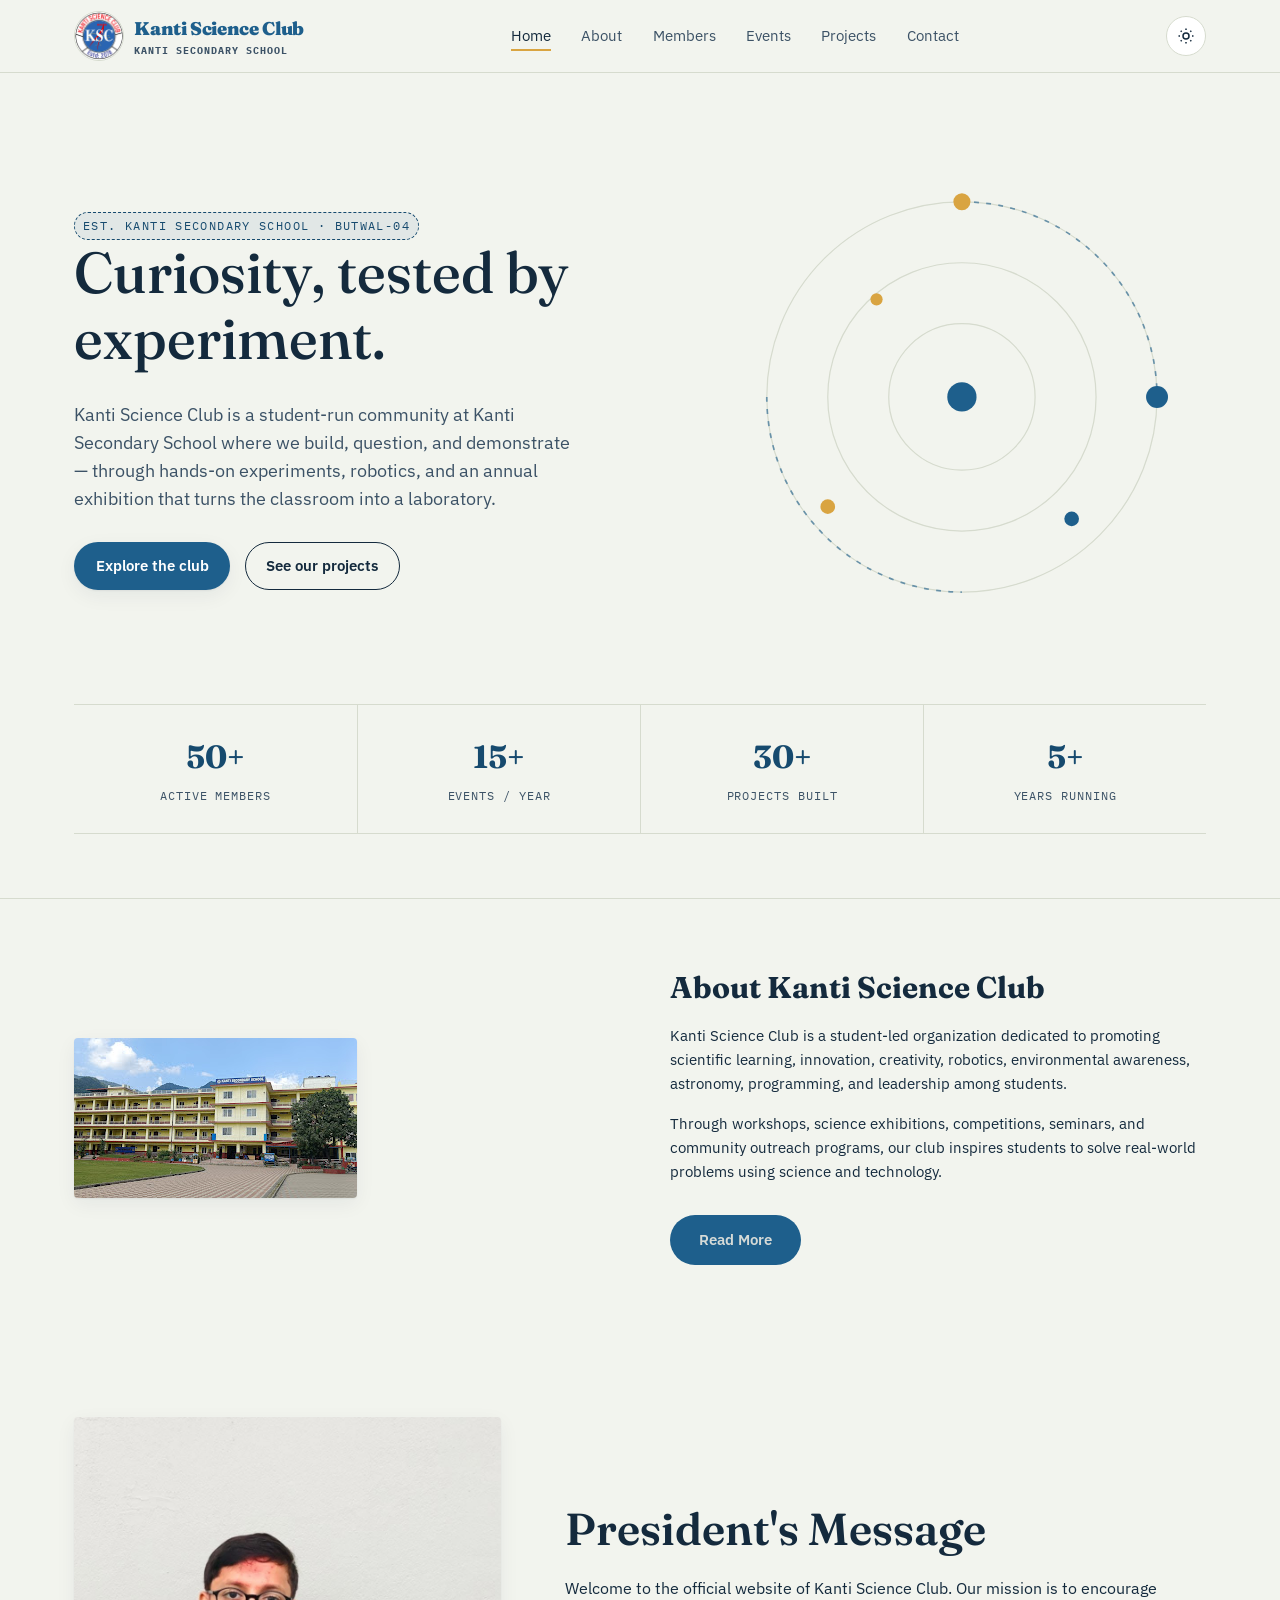
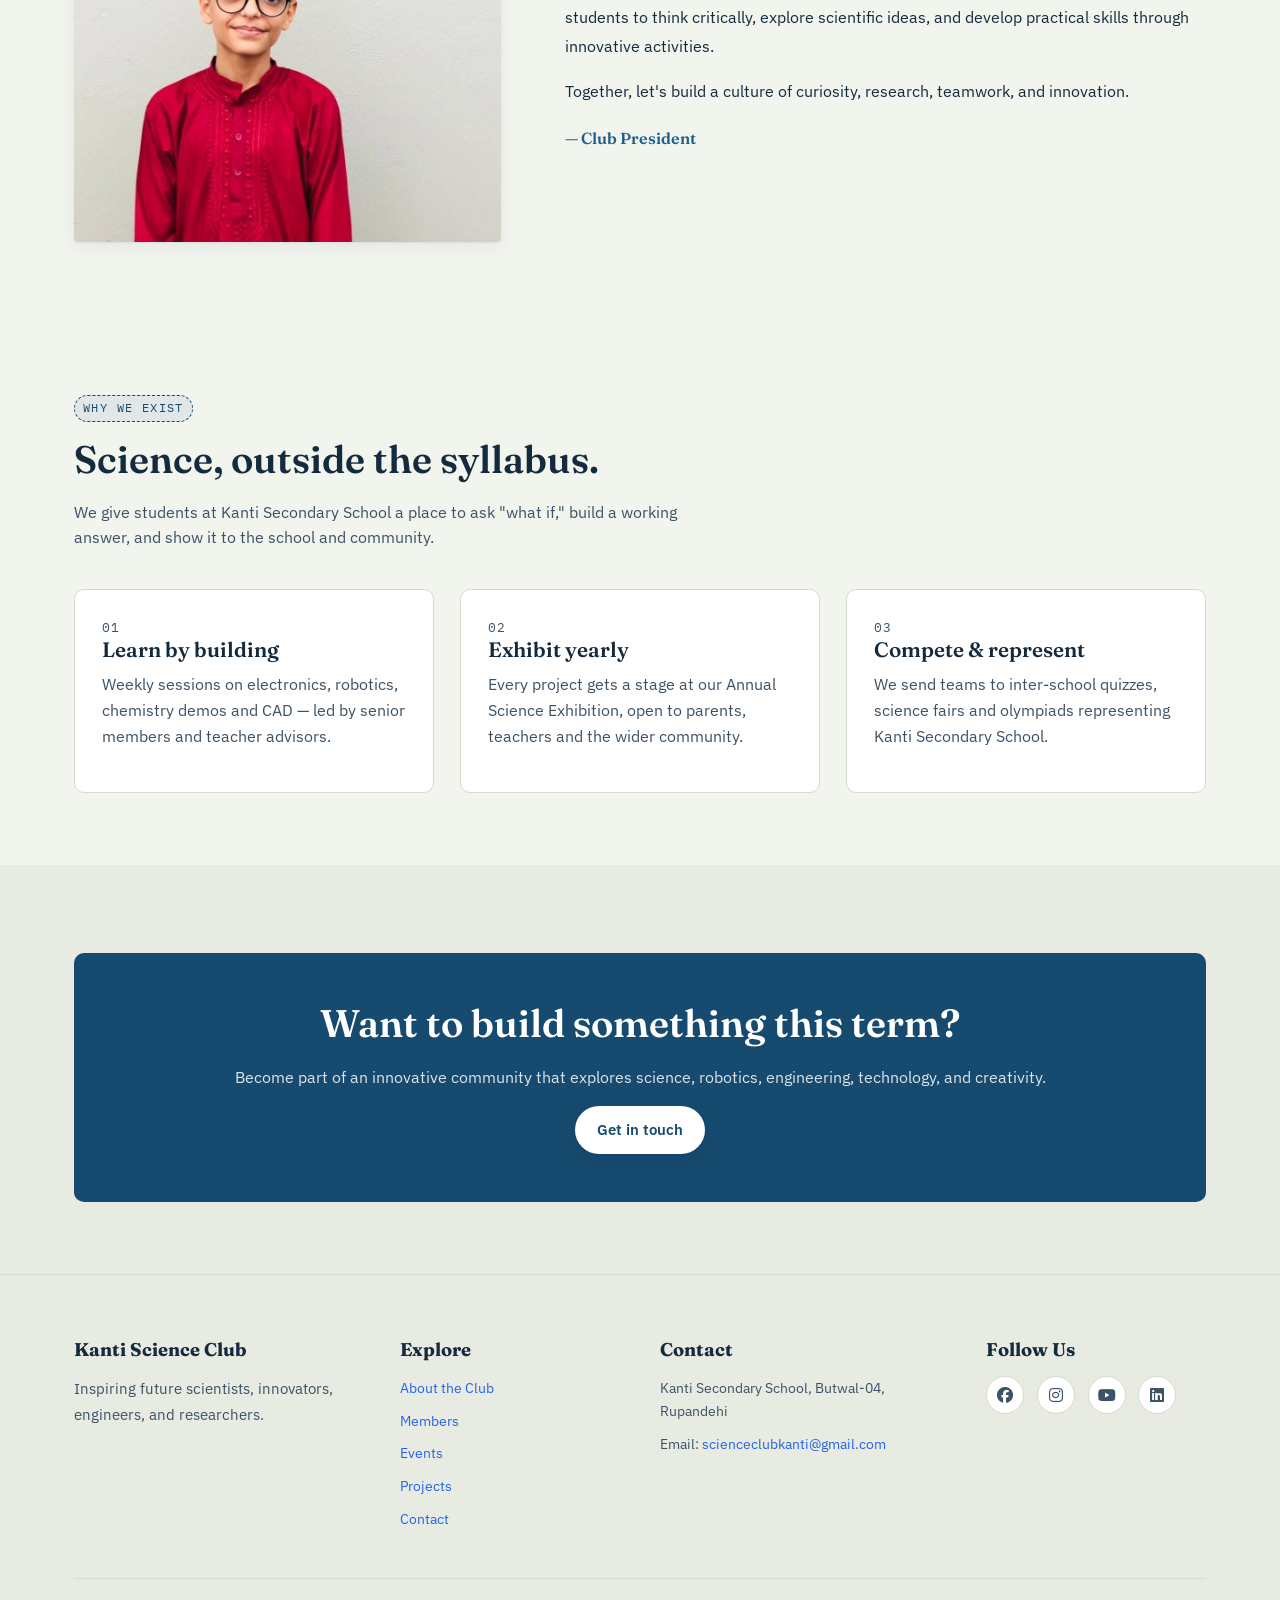
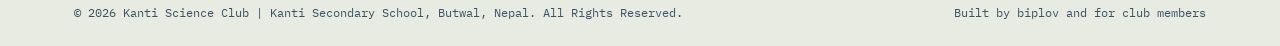
<file: index.html>
<!DOCTYPE html>
<html lang="en">
<head>
<meta charset="UTF-8">
<meta name="viewport" content="width=device-width, initial-scale=1.0">
<title>Kanti Science Club — Kanti Secondary School, Butwal</title>
<meta name="description" content="Kanti Science Club at Kanti Secondary School, Butwal-04, Rupandehi — nurturing curiosity through experiments, projects and exhibitions.">
<link rel="preconnect" href="https://fonts.googleapis.com">
<link rel="preconnect" href="https://fonts.gstatic.com" crossorigin>
<link href="https://fonts.googleapis.com/css2?family=Fraunces:opsz,wght@9..144,400..600&family=IBM+Plex+Sans:wght@400;500;600;700&family=IBM+Plex+Mono:wght@400;500&display=swap" rel="stylesheet">
<link rel="stylesheet" href="assets/css/style.css">
<link rel="stylesheet" href="https://cdnjs.cloudflare.com/ajax/libs/font-awesome/6.5.0/css/all.min.css">
<link rel="icon" href="assets/images/logo.png">

</head>
<body>

<header class="site-header" id="siteHeader">
  <nav class="nav">
    <a href="./" class="brand">
      <img src="assets/images/logo.png" alt="Kanti Science Club logo" class="brand-mark">
      <span>
        Kanti Science Club
        <small>Kanti Secondary School</small>
      </span>
    </a>
    <ul class="nav-links">
      <li><a href="./" aria-current="page">Home</a></li>
      <li><a href="about/">About</a></li>
      <li><a href="members/">Members</a></li>
      <li><a href="events/">Events</a></li>
      <li><a href="projects/">Projects</a></li>
      <li><a href="contact/">Contact</a></li>
    </ul>
    <div class="nav-actions">
      <button class="theme-toggle" id="themeToggle" aria-label="Toggle dark mode">
        <svg class="icon-sun" viewBox="0 0 24 24" fill="none" stroke="currentColor" stroke-width="2"><circle cx="12" cy="12" r="4"/><path d="M12 2v2M12 20v2M4.9 4.9l1.4 1.4M17.7 17.7l1.4 1.4M2 12h2M20 12h2M4.9 19.1l1.4-1.4M17.7 6.3l1.4-1.4"/></svg>
        <svg class="icon-moon" viewBox="0 0 24 24" fill="none" stroke="currentColor" stroke-width="2"><path d="M21 12.8A9 9 0 1111.2 3a7 7 0 009.8 9.8z"/></svg>
      </button>
      <!-- <a href="contact.html" class="btn btn-outline btn-sm">Join the Club</a> -->
    </div>
    <button class="nav-toggle" id="navToggle" aria-label="Open menu" aria-expanded="false">
      <span></span><span></span><span></span>
    </button>
  </nav>
</header>

<main>

  <!-- HERO -->
  <section class="hero">
    <div class="container hero-grid">
      <div class="hero-copy">
        <span class="index-tag">Est. Kanti Secondary School · Butwal-04</span>
        <h1>Curiosity, tested by experiment.</h1>
        <p class="lead">Kanti Science Club is a student-run community at Kanti Secondary School where we build, question, and demonstrate — through hands-on experiments, robotics, and an annual exhibition that turns the classroom into a laboratory.</p>
        <div class="hero-actions">
          <a href="about/" class="btn btn-primary">Explore the club</a>
          <a href="projects/" class="btn btn-outline">See our projects</a>
        </div>
      </div>
      <div class="hero-figure" aria-hidden="true">
        <svg class="orbit-svg" viewBox="0 0 400 400">
          <circle class="ring" cx="200" cy="200" r="160"/>
          <circle class="ring" cx="200" cy="200" r="110"/>
          <circle class="ring" cx="200" cy="200" r="60"/>
          <path class="path" d="M200 40 A160 160 0 0 1 360 200"/>
          <path class="path" d="M40 200 A160 160 0 0 0 200 360"/>
          <circle class="node" cx="200" cy="40" r="7"/>
          <circle class="node alt" cx="360" cy="200" r="9"/>
          <circle class="node" cx="90" cy="290" r="6"/>
          <circle class="node alt" cx="200" cy="200" r="12"/>
          <circle class="node" cx="130" cy="120" r="5"/>
          <circle class="node alt" cx="290" cy="300" r="6"/>
        </svg>
      </div>
    </div>

    <div class="container">
      <div class="stat-strip">
        <div class="stat"><b>50+</b><span>Active Members</span></div>
        <div class="stat"><b>15+</b><span>Events / Year</span></div>
        <div class="stat"><b>30+</b><span>Projects Built</span></div>
        <div class="stat"><b>5+</b><span>Years Running</span></div>
      </div>
    </div>
  </section>

  <!--================ ABOUT =================-->

    <section class="about section">

        <div class="container about-grid">

            <div class="about-image">

                <!-- <img src="images/about.jpg" alt="About"> -->
                 <img src="assets/images/building.png" alt="About">

            </div>

            <div class="about-content">

                <h2>About Kanti Science Club</h2>

                <p>

                    Kanti Science Club is a student-led organization dedicated to
                    promoting scientific learning, innovation, creativity,
                    robotics, environmental awareness, astronomy, programming,
                    and leadership among students.

                </p>

                <p>

                    Through workshops, science exhibitions, competitions,
                    seminars, and community outreach programs, our club inspires
                    students to solve real-world problems using science and
                    technology.

                </p>

                <a href="about/" class="btn">
                    Read More
                </a>

            </div>

        </div>

    </section>

    <!--================ PRESIDENT =================-->
    <section class="president section">
        <div class="container president-grid">
            <div>
                <img src="assets/images/members/president.jpg" alt="President">
            </div>
            <div>
                <h2>President's Message</h2>
                <p>
                    Welcome to the official website of Kanti Science Club.
                    Our mission is to encourage students to think critically,
                    explore scientific ideas, and develop practical skills
                    through innovative activities.
                </p>
                <p>
                    Together, let's build a culture of curiosity, research,
                    teamwork, and innovation.
                </p>
                <h4>
                    — Club President
                </h4>
            </div>
        </div>
    </section>

  <!-- WHY / FEATURES -->
  <section>
    <div class="container">
      <div class="section-head">
        <span class="tag">Why we exist</span>
        <h2>Science, outside the syllabus.</h2>
        <p>We give students at Kanti Secondary School a place to ask "what if," build a working answer, and show it to the school and community.</p>
      </div>
      <div class="grid grid-3">
        <div class="card feature-card">
          <div class="num">01</div>
          <h3>Learn by building</h3>
          <p>Weekly sessions on electronics, robotics, chemistry demos and CAD — led by senior members and teacher advisors.</p>
        </div>
        <div class="card feature-card">
          <div class="num">02</div>
          <h3>Exhibit yearly</h3>
          <p>Every project gets a stage at our Annual Science Exhibition, open to parents, teachers and the wider community.</p>
        </div>
        <div class="card feature-card">
          <div class="num">03</div>
          <h3>Compete & represent</h3>
          <p>We send teams to inter-school quizzes, science fairs and olympiads representing Kanti Secondary School.</p>
        </div>
      </div>
    </div>
  </section>

  <!-- CTA -->
  <section class="section-alt">
    <div class="container">
      <div class="cta-band">
        <h2>Want to build something this term?</h2>
        <p>Become part of an innovative community that explores science, robotics, engineering, technology, and creativity.</p>
        <a href="contact/" class="btn btn-primary">Get in touch</a>
      </div>
    </div>
  </section>

</main>

<footer class="site-footer">
  <div class="container">
    <div class="footer-grid">
      <div>
        <h4>Kanti Science Club</h4>
        <p>Inspiring future scientists, innovators, engineers, and researchers.</p>
      </div>
      <div class="explore-links">
        <h4>Explore</h4>
        <ul>
          <li><a href="about/">About the Club</a></li>
          <li><a href="members/">Members</a></li>
          <li><a href="events/">Events</a></li>
          <li><a href="projects/">Projects</a></li>
          <li><a href="contact/">Contact</a></li>
        </ul>
      </div>
      <div>
        <h4>Contact</h4>
        <ul>
          <li>Kanti Secondary School, Butwal-04, Rupandehi</li>
          
          <li>
              Email:
              <a href="mailto:scienceclubkanti@gmail.com">
                  scienceclubkanti@gmail.com
              </a>
            </li>

        </ul>
      </div>
      <div>
                <h3>Follow Us</h3>
                <div class="socials">
                    <a href="#"><i class="fab fa-facebook"></i></a>
                    <a href="#"><i class="fab fa-instagram"></i></a>
                    <a href="#"><i class="fab fa-youtube"></i></a>
                    <a href="#"><i class="fab fa-linkedin"></i></a>
                </div>

            </div>
    </div>
    <div class="footer-bottom">
      <span>© <span id="footerYear"></span> Kanti Science Club | Kanti Secondary School, Butwal, Nepal. All Rights Reserved.</span>
      <span>Built by <a href="https://github.com/biplovghimire" target="_blank" rel="noopener">biplov </a>and for club members</span>
    </div>
  </div>
</footer>

<script src="assets/js/main.js"></script>
</body>
</html>
</file>
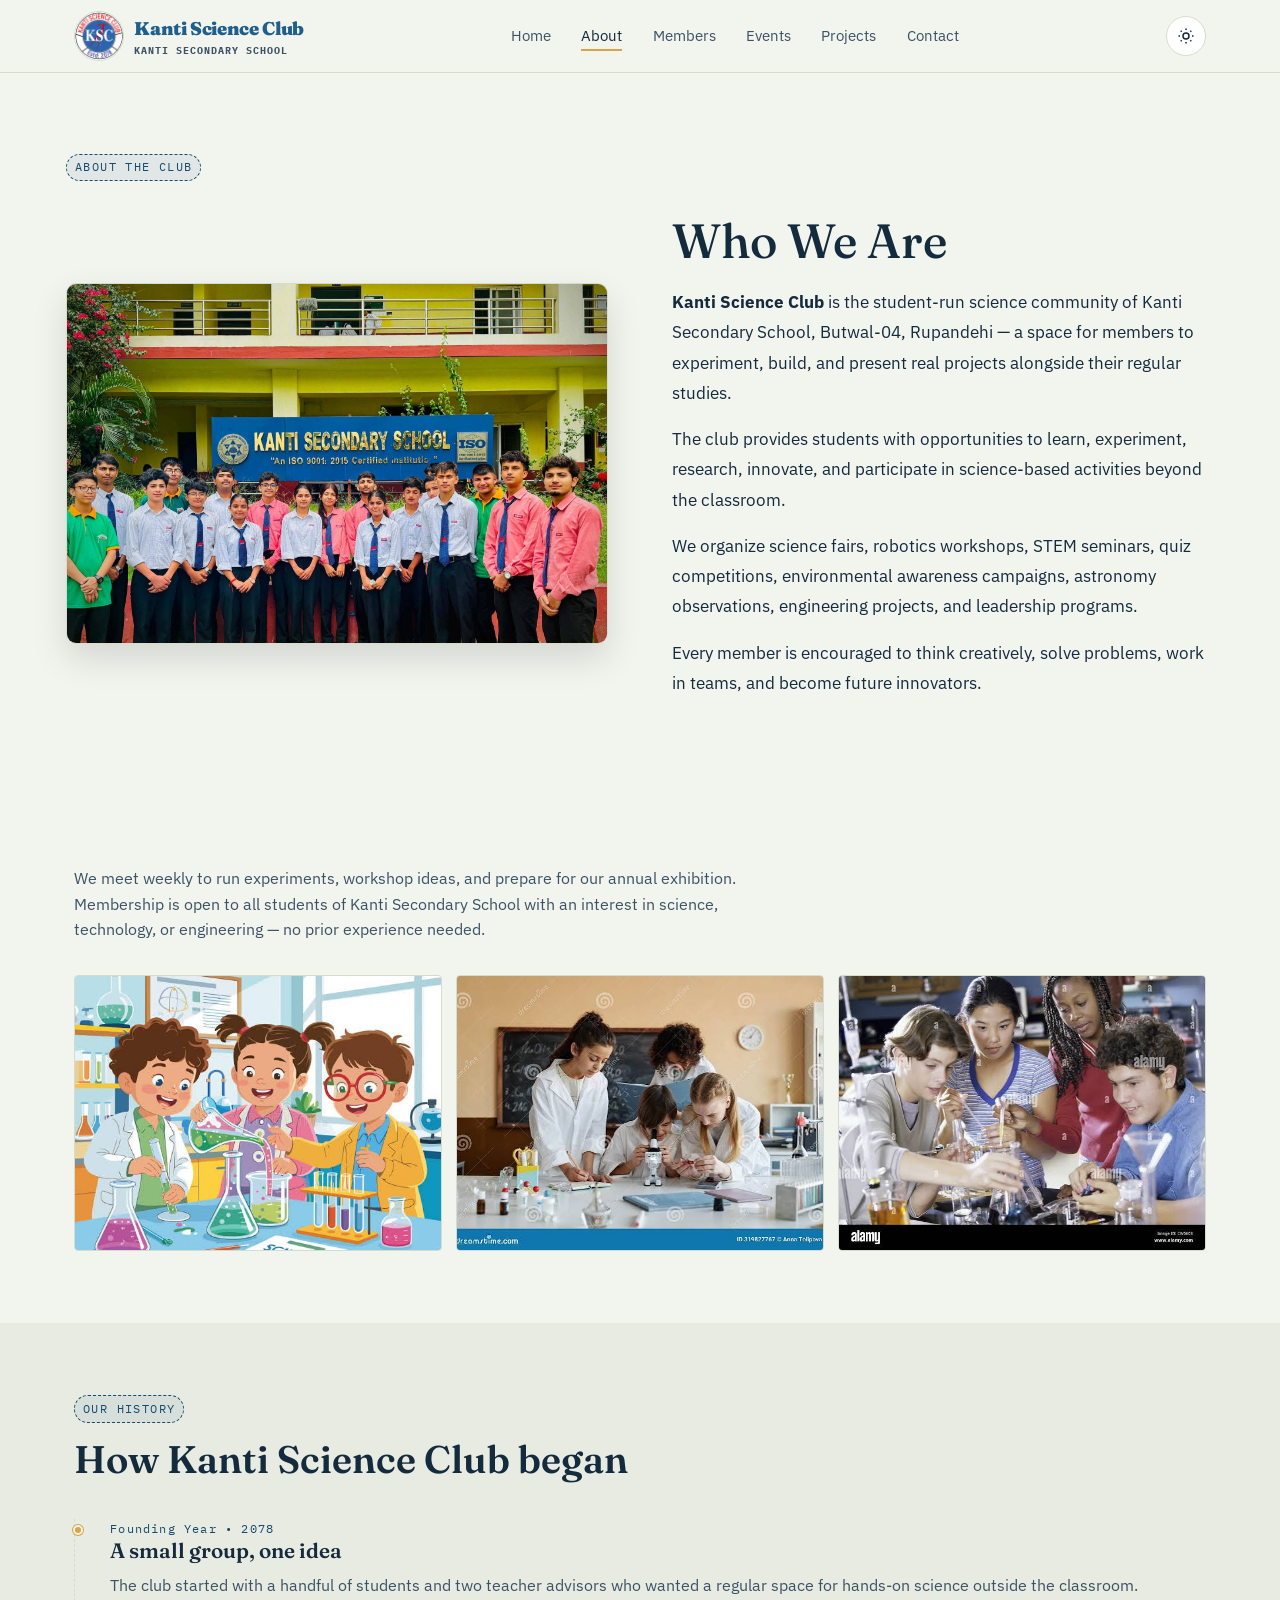
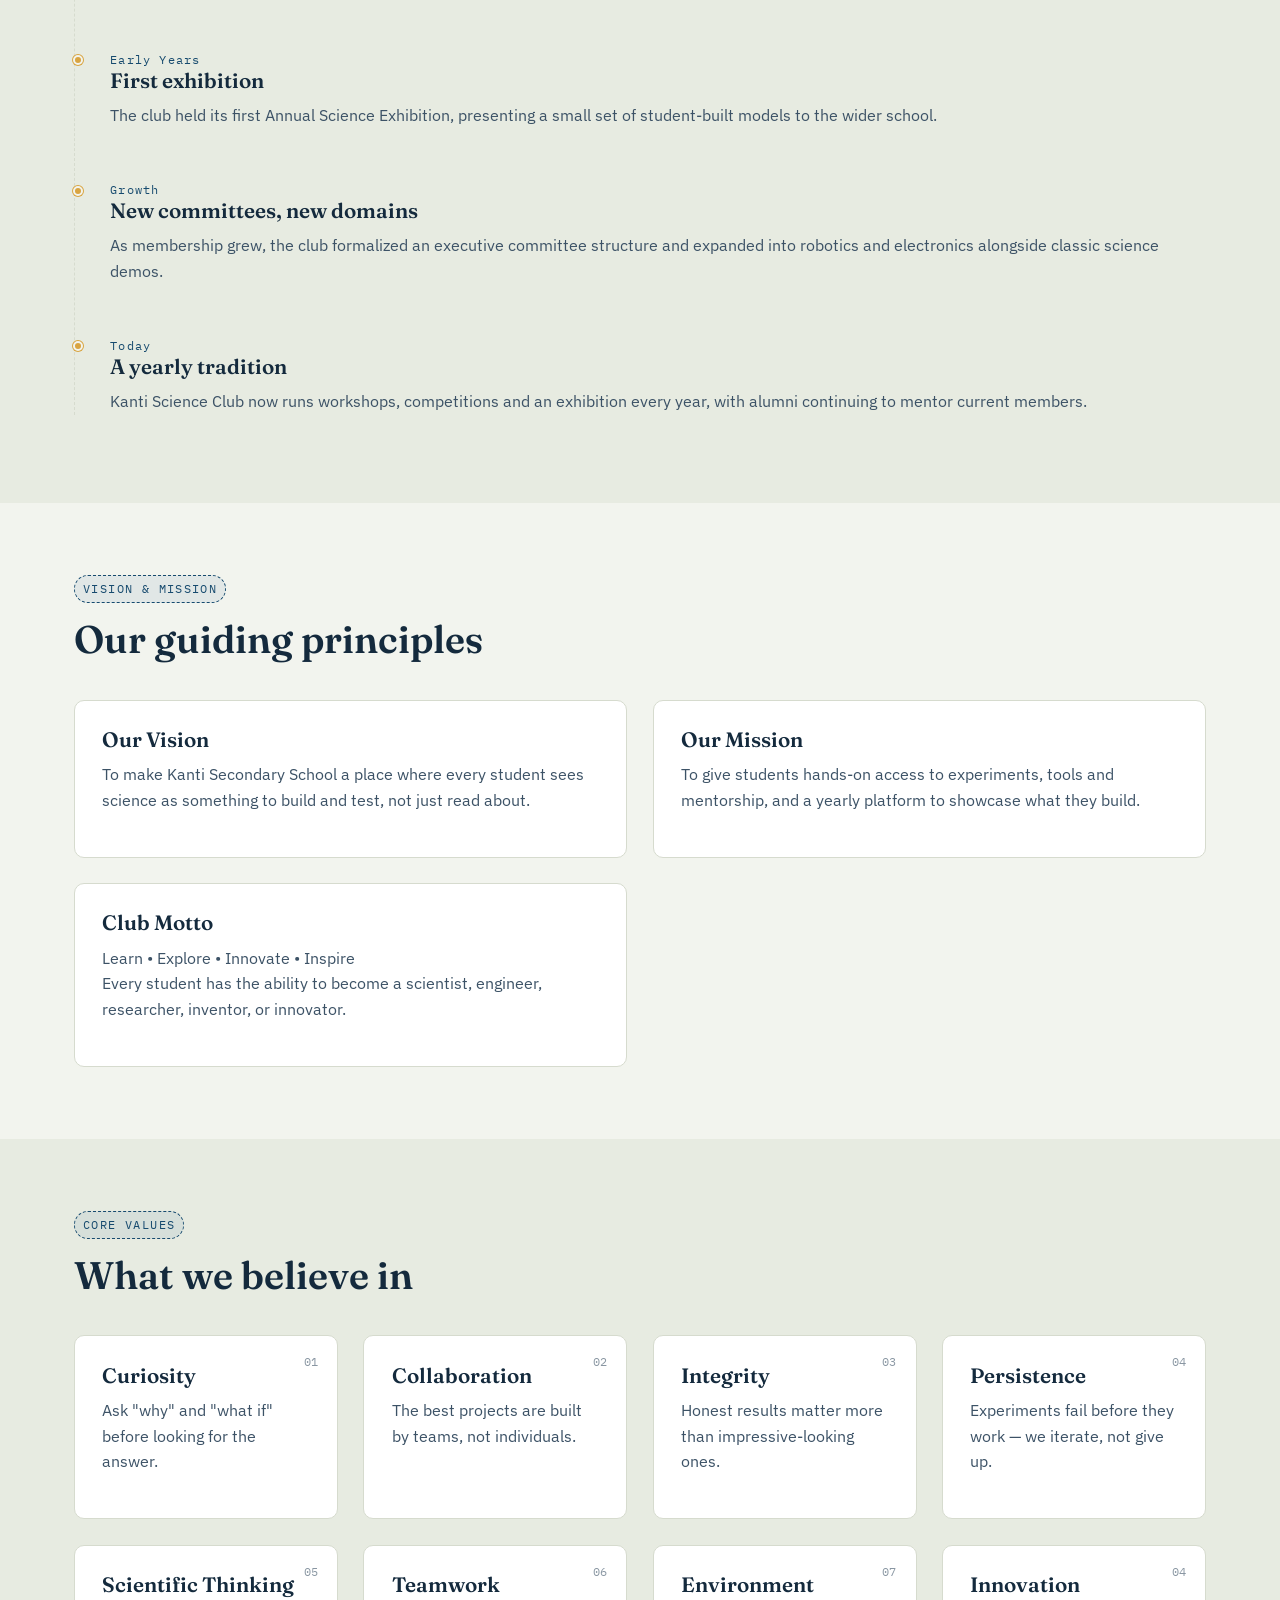
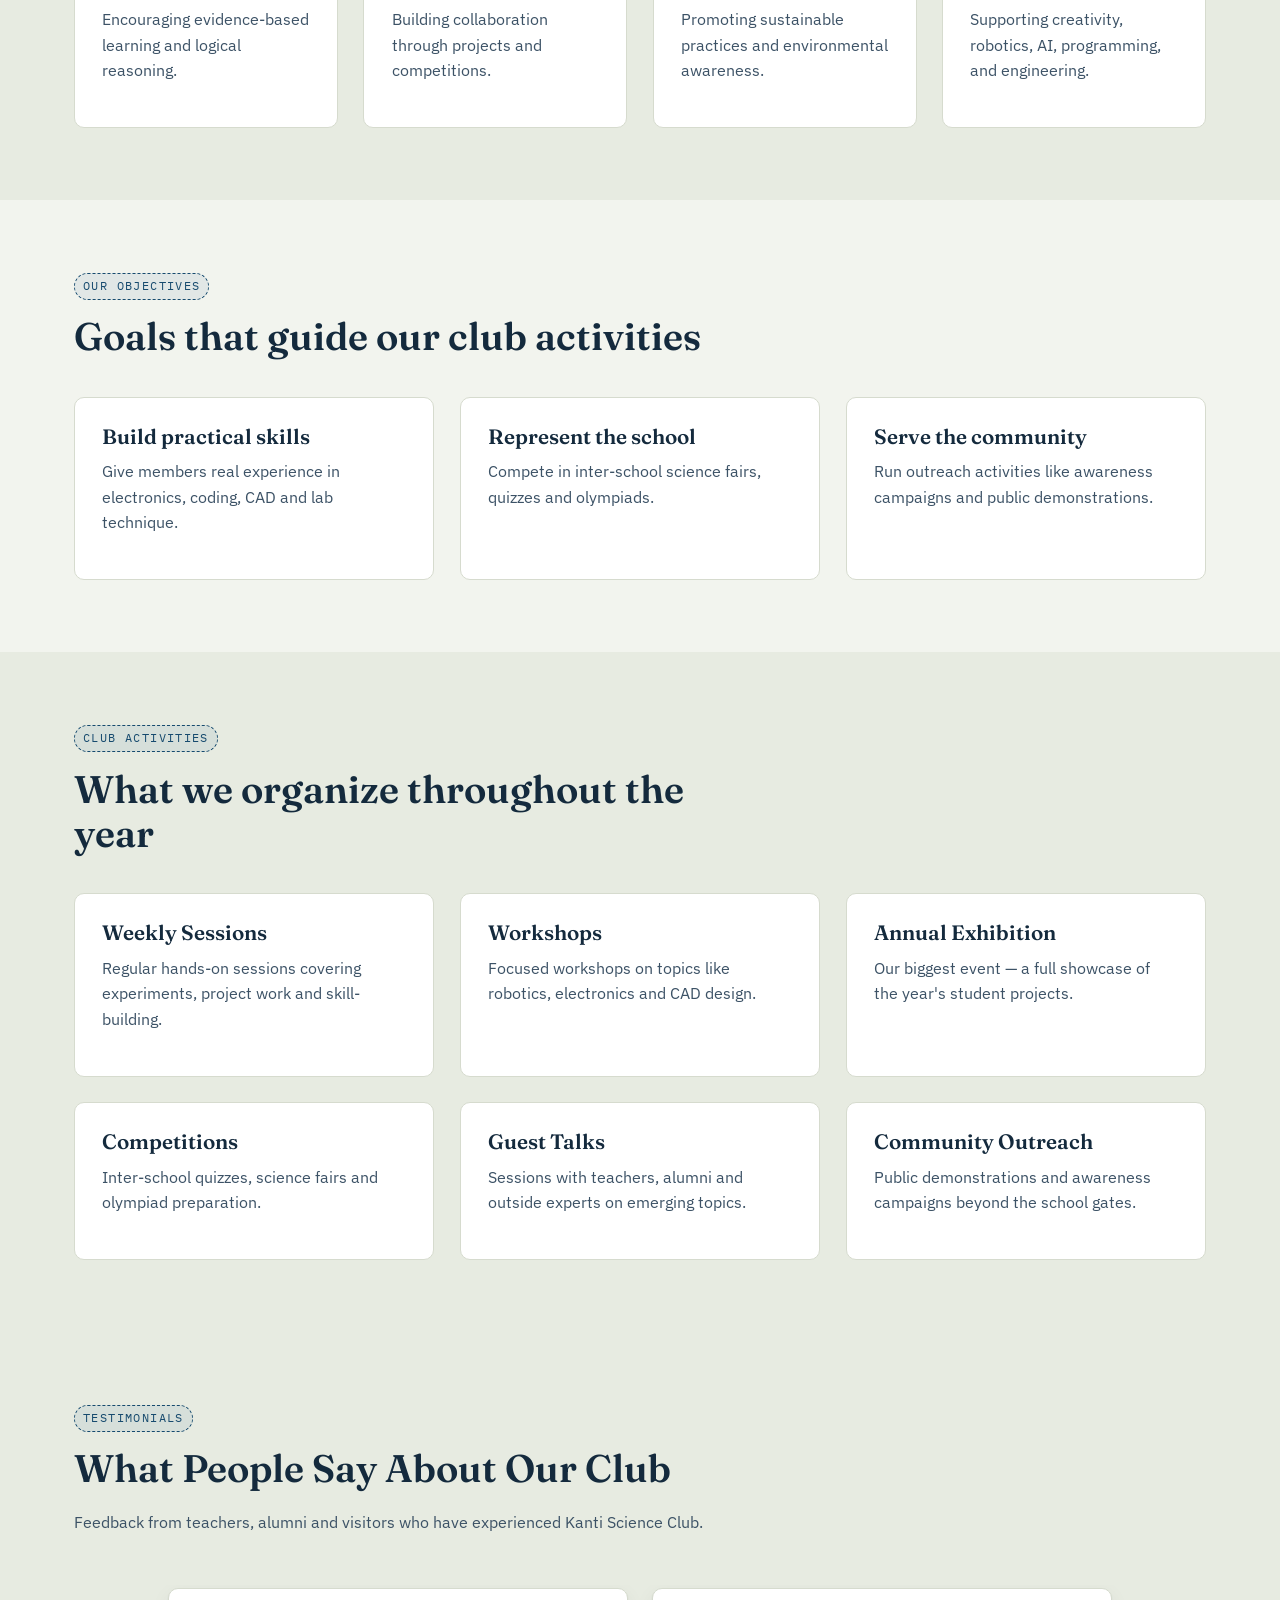
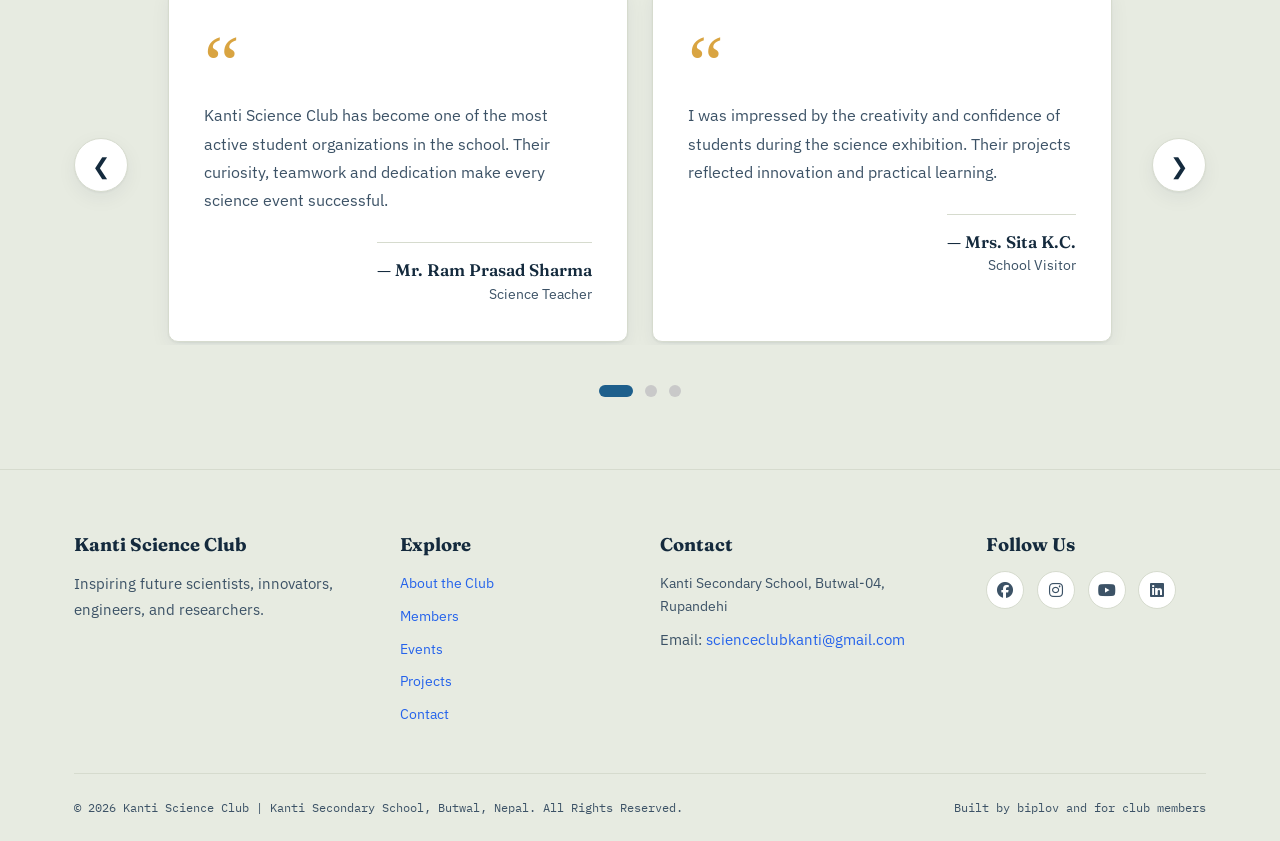
<file: about/index.html>
<!DOCTYPE html>
<html lang="en">
<head>
<meta charset="UTF-8">
<meta name="viewport" content="width=device-width, initial-scale=1.0">
<title>About — Kanti Science Club</title>
<meta name="description" content="Our history, vision, mission, core values, objectives and activities at Kanti Science Club, Kanti Secondary School.">
<link rel="preconnect" href="https://fonts.googleapis.com">
<link rel="preconnect" href="https://fonts.gstatic.com" crossorigin>
<link href="https://fonts.googleapis.com/css2?family=Fraunces:opsz,wght@9..144,400..600&family=IBM+Plex+Sans:wght@400;500;600;700&family=IBM+Plex+Mono:wght@400;500&display=swap" rel="stylesheet">
<link rel="stylesheet" href="../assets/css/style.css">
<link rel="stylesheet" href="https://cdnjs.cloudflare.com/ajax/libs/font-awesome/6.5.0/css/all.min.css">
<link rel="icon" href="../assets/images/logo.png">
</head>
<body>

<header class="site-header" id="siteHeader">
  <nav class="nav">
    <a href="../" class="brand">
      <img src="../assets/images/logo.png" alt="Kanti Science Club logo" class="brand-mark">
      <span>Kanti Science Club<small>Kanti Secondary School</small></span>
    </a>
      <ul class="nav-links">
        <li><a href="../">Home</a></li>
        <li><a href="./" aria-current="page">About</a></li>
        <li><a href="../members/">Members</a></li>
        <li><a href="../events/">Events</a></li>
        <li><a href="../projects/">Projects</a></li>
        <li><a href="../contact/">Contact</a></li>
      </ul>
    <div class="nav-actions">
      <button class="theme-toggle" id="themeToggle" aria-label="Toggle dark mode">
        <svg class="icon-sun" viewBox="0 0 24 24" fill="none" stroke="currentColor" stroke-width="2"><circle cx="12" cy="12" r="4"/><path d="M12 2v2M12 20v2M4.9 4.9l1.4 1.4M17.7 17.7l1.4 1.4M2 12h2M20 12h2M4.9 19.1l1.4-1.4M17.7 6.3l1.4-1.4"/></svg>
        <svg class="icon-moon" viewBox="0 0 24 24" fill="none" stroke="currentColor" stroke-width="2"><path d="M21 12.8A9 9 0 1111.2 3a7 7 0 009.8 9.8z"/></svg>
      </button>
      <!-- <a href="contact.html" class="btn btn-outline btn-sm">Join the Club</a> -->
    </div>
    <button class="nav-toggle" id="navToggle" aria-label="Open menu" aria-expanded="false">
      <span></span><span></span><span></span>
    </button>
  </nav>
</header>

<main>

  <!-- <div class="page-header container">
    <span class="tag">About the club</span>
    <h1>Who We Are</h1>
    <p class="lead">
      </p>Kanti Science Club is the student-run science community of Kanti Secondary School, Butwal-04, Rupandehi — a space for members to experiment, build, and present real projects alongside their regular studies.</p>

      <p>The club provides students with opportunities to learn, experiment, research, innovate, and participate in science-based activities beyond the classroom.</p>

      <p>We organize science fairs, robotics workshops, STEM seminars, quiz competitions, environmental awareness campaigns, astronomy observations, engineering projects, and leadership programs.</p>

      <p>Every member is encouraged to think creatively, solve problems, work in teams, and become future innovators.</p>
    </p>
  </div> -->
  <div class="about-intro container">
  <span class="tag">About the club</span>

  <div class="about-hero">
    <div class="about-hero-media">
      <img src="../assets/images/members/members.jpg" alt="Kanti Science Club members outside Kanti Secondary School">
    </div>
    <div class="about-hero-copy">
      <h1>Who We Are</h1>
      <p><strong>Kanti Science Club</strong> is the student-run science community of Kanti Secondary School, Butwal-04, Rupandehi — a space for members to experiment, build, and present real projects alongside their regular studies.</p>
      <p>The club provides students with opportunities to learn, experiment, research, innovate, and participate in science-based activities beyond the classroom.</p>
      <p>We organize science fairs, robotics workshops, STEM seminars, quiz competitions, environmental awareness campaigns, astronomy observations, engineering projects, and leadership programs.</p>
      <p>Every member is encouraged to think creatively, solve problems, work in teams, and become future innovators.</p>
    </div>
  </div>
</div>



  <section>
    <div class="container">
      <p style="max-width:70ch">We meet weekly to run experiments, workshop ideas, and prepare for our annual exhibition. Membership is open to all students of Kanti Secondary School with an interest in science, technology, or engineering — no prior experience needed.</p>
      <div class="about-media">
        <img src="../assets/images/gallery/about-1.png" alt="Club members working on a project" onerror="kscImgFallback(this,'Club Activity')">
        <img src="../assets/images/gallery/about-2.png" alt="Club members at the annual exhibition" onerror="kscImgFallback(this,'Exhibition')">
        <img src="../assets/images/gallery/about-3.png" alt="Club workshop session" onerror="kscImgFallback(this,'Workshop')">
      </div>
    </div>
  </section>

  <!-- HISTORY -->
  <section class="section-alt">
    <div class="container">
      <div class="section-head">
        <span class="tag">Our History</span>
        <h2>How Kanti Science Club began</h2>
      </div>
      <div class="timeline">
        <div class="timeline-item">
          <div class="yr">Founding Year • 2078</div>
          <h3>A small group, one idea</h3>
          <p>The club started with a handful of students and two teacher advisors who wanted a regular space for hands-on science outside the classroom.</p>
        </div>
        <div class="timeline-item">
          <div class="yr">Early Years</div>
          <h3>First exhibition</h3>
          <p>The club held its first Annual Science Exhibition, presenting a small set of student-built models to the wider school.</p>
        </div>
        <div class="timeline-item">
          <div class="yr">Growth</div>
          <h3>New committees, new domains</h3>
          <p>As membership grew, the club formalized an executive committee structure and expanded into robotics and electronics alongside classic science demos.</p>
        </div>
        <div class="timeline-item">
          <div class="yr">Today</div>
          <h3>A yearly tradition</h3>
          <p>Kanti Science Club now runs workshops, competitions and an exhibition every year, with alumni continuing to mentor current members.</p>
        </div>
      </div>
      <!-- <p style="margin-top:1.5rem; font-size:.85rem; color:var(--ink-soft)">Replace the placeholder milestones above with your club's real founding story and dates.</p> -->
    </div>
  </section>

  <!-- VISION & MISSION -->
  <section>
    <div class="container">
      <div class="section-head">
        <span class="tag">Vision &amp; Mission</span>
        <h2>Our guiding principles</h2>
      </div>
      <div class="grid grid-2">
        <div class="card">
          <h3>Our Vision</h3>
          <p>To make Kanti Secondary School a place where every student sees science as something to build and test, not just read about.</p>
        </div>
        <div class="card">
          <h3>Our Mission</h3>
          <p>To give students hands-on access to experiments, tools and mentorship, and a yearly platform to showcase what they build.</p>
        </div>
        <div class="card">
          <h3>Club Motto</h3>
          <p>Learn • Explore • Innovate • Inspire <br>Every student has the ability to become a scientist, engineer, researcher, inventor, or innovator.</p>
        </div>
      </div>
    </div>
  </section>

  <!-- CORE VALUES -->
  <section class="section-alt">
    <div class="container">
      <div class="section-head">
        <span class="tag">Core Values</span>
        <h2>What we believe in</h2>
      </div>
      <div class="grid grid-4 values-grid">
        <div class="card" data-index="01"><h3>Curiosity</h3><p>Ask "why" and "what if" before looking for the answer.</p></div>
        <div class="card" data-index="02"><h3>Collaboration</h3><p>The best projects are built by teams, not individuals.</p></div>
        <div class="card" data-index="03"><h3>Integrity</h3><p>Honest results matter more than impressive-looking ones.</p></div>
        <div class="card" data-index="04"><h3>Persistence</h3><p>Experiments fail before they work — we iterate, not give up.</p></div>
        <div class="card" data-index="05"><h3>Scientific Thinking</h3><p>Encouraging evidence-based learning and logical reasoning.</p></div>
        <div class="card" data-index="06"><h3>Teamwork</h3><p>Building collaboration through projects and competitions.</p></div>
        <div class="card" data-index="07"><h3>Environment</h3><p>Promoting sustainable practices and environmental awareness.</p></div>
        <div class="card" data-index="04"><h3>Innovation</h3><p>Supporting creativity, robotics, AI, programming, and engineering.</p></div>
      </div>
    </div>
  </section>

  <!-- OBJECTIVES -->
  <section>
    <div class="container">
      <div class="section-head">
        <span class="tag">Our Objectives</span>
        <h2>Goals that guide our club activities</h2>
      </div>
      <div class="grid grid-3">
        <div class="card"><h3>Build practical skills</h3><p>Give members real experience in electronics, coding, CAD and lab technique.</p></div>
        <div class="card"><h3>Represent the school</h3><p>Compete in inter-school science fairs, quizzes and olympiads.</p></div>
        <div class="card"><h3>Serve the community</h3><p>Run outreach activities like awareness campaigns and public demonstrations.</p></div>
      </div>
    </div>
  </section>

  <!-- CLUB ACTIVITIES -->
  <section class="section-alt">
    <div class="container">
      <div class="section-head">
        <span class="tag">Club Activities</span>
        <h2>What we organize throughout the year</h2>
      </div>
      <div class="grid grid-3">
        <div class="card"><h3>Weekly Sessions</h3><p>Regular hands-on sessions covering experiments, project work and skill-building.</p></div>
        <div class="card"><h3>Workshops</h3><p>Focused workshops on topics like robotics, electronics and CAD design.</p></div>
        <div class="card"><h3>Annual Exhibition</h3><p>Our biggest event — a full showcase of the year's student projects.</p></div>
        <div class="card"><h3>Competitions</h3><p>Inter-school quizzes, science fairs and olympiad preparation.</p></div>
        <div class="card"><h3>Guest Talks</h3><p>Sessions with teachers, alumni and outside experts on emerging topics.</p></div>
        <div class="card"><h3>Community Outreach</h3><p>Public demonstrations and awareness campaigns beyond the school gates.</p></div>
      </div>
    </div>
  </section>



<!-- ===================== TESTIMONIALS ===================== -->

<section class="testimonials-section">

    <div class="container">

        <div class="section-head">
            <span class="tag">Testimonials</span>
            <h2>What People Say About Our Club</h2>
            <p>
                Feedback from teachers, alumni and visitors who have experienced
                Kanti Science Club.
            </p>
        </div>

        <div class="testimonial-wrapper">

            <!-- Left Arrow -->
            <button class="testimonial-btn prev" id="prevTestimonial">
                &#10094;
            </button>

            <div class="testimonial-container">
            <!-- Slider -->
            <div class="testimonial-slider" id="testimonialSlider">

                <!-- ============ Slide 1 ============ -->

                <div class="testimonial-slide">

                    <div class="testimonial-card">

                        <div class="quote">“</div>

                        <p>
                            Kanti Science Club has become one of the most active
                            student organizations in the school. Their curiosity,
                            teamwork and dedication make every science event
                            successful.
                        </p>

                        <div class="testimonial-person">
                            <h4>— Mr. Ram Prasad Sharma</h4>
                            <span>Science Teacher</span>
                        </div>

                    </div>

                    <div class="testimonial-card">

                        <div class="quote">“</div>

                        <p>
                            I was impressed by the creativity and confidence of
                            students during the science exhibition. Their projects
                            reflected innovation and practical learning.
                        </p>

                        <div class="testimonial-person">
                            <h4>— Mrs. Sita K.C.</h4>
                            <span>School Visitor</span>
                        </div>

                    </div>

                </div>

                <!-- ============ Slide 2 ============ -->

                <div class="testimonial-slide">

                    <div class="testimonial-card">

                        <div class="quote">“</div>

                        <p>
                            This club gave me confidence to speak publicly,
                            participate in competitions and build science
                            projects with my friends.
                        </p>

                        <div class="testimonial-person">
                            <h4>— Aashish Thapa</h4>
                            <span>Club Alumnus</span>
                        </div>

                    </div>

                    <div class="testimonial-card">

                        <div class="quote">“</div>

                        <p>
                            Every workshop organized by the club motivates
                            students to explore robotics, engineering and
                            scientific thinking beyond textbooks.
                        </p>

                        <div class="testimonial-person">
                            <h4>— Mr. Hari Gautam</h4>
                            <span>Teacher Advisor</span>
                        </div>

                    </div>

                </div>

                <!-- ============ Slide 3 ============ -->

                <div class="testimonial-slide">

                    <div class="testimonial-card">

                        <div class="quote">“</div>

                        <p>
                            I learned teamwork, leadership and problem-solving
                            skills through this club. It truly helped shape my
                            academic journey.
                        </p>

                        <div class="testimonial-person">
                            <h4>— Priyanshu Nepal</h4>
                            <span>Former Member</span>
                        </div>

                    </div>

                    <div class="testimonial-card">

                        <div class="quote">“</div>

                        <p>
                            Kanti Science Club creates an inspiring environment
                            where every student is encouraged to experiment,
                            innovate and never stop asking questions.
                        </p>

                        <div class="testimonial-person">
                            <h4>— Mrs. Anju Bhandari</h4>
                            <span>Parent</span>
                        </div>

                    </div>

                </div>

            </div>
             </div>

            <!-- Right Arrow -->

            <button class="testimonial-btn next" id="nextTestimonial">
                &#10095;
            </button>

        </div>

        <!-- Dots -->

        <div class="testimonial-dots">

            <span class="dot active"></span>
            <span class="dot"></span>
            <span class="dot"></span>

        </div>

    </div>

</section>

</main>

<footer class="site-footer">
  <div class="container">
    <div class="footer-grid">
      <div>
        <h4>Kanti Science Club</h4>
        <p>Inspiring future scientists, innovators, engineers, and researchers.</p>
      </div>
      <div class="explore-links">
        <h4>Explore</h4>
        <ul>
          <li><a href="./">About the Club</a></li>
          <li><a href="../members/">Members</a></li>
          <li><a href="../events/">Events</a></li>
          <li><a href="../projects/">Projects</a></li>
          <li><a href="../contact/">Contact</a></li>
        </ul>
      </div>
      <div>
        <h4>Contact</h4>
        <ul>
          <li>Kanti Secondary School, Butwal-04, Rupandehi</li>
          
          <p>
              Email:
              <a href="mailto:scienceclubkanti@gmail.com">
                  scienceclubkanti@gmail.com
              </a>
          </p>

        </ul>
      </div>
      <div>
                <h3>Follow Us</h3>
                <div class="socials">
                    <a href="#"><i class="fab fa-facebook"></i></a>
                    <a href="#"><i class="fab fa-instagram"></i></a>
                    <a href="#"><i class="fab fa-youtube"></i></a>
                    <a href="#"><i class="fab fa-linkedin"></i></a>
                </div>

            </div>
    </div>
    <div class="footer-bottom">
      <span>© <span id="footerYear"></span> Kanti Science Club | Kanti Secondary School, Butwal, Nepal. All Rights Reserved.</span>
      <span>Built by <a href="https://github.com/biplovghimire" target="_blank" rel="noopener">biplov </a>and for club members</span>
    </div>
  </div>
</footer>

<script src="../assets/js/main.js"></script>
</body>
</html>
</file>
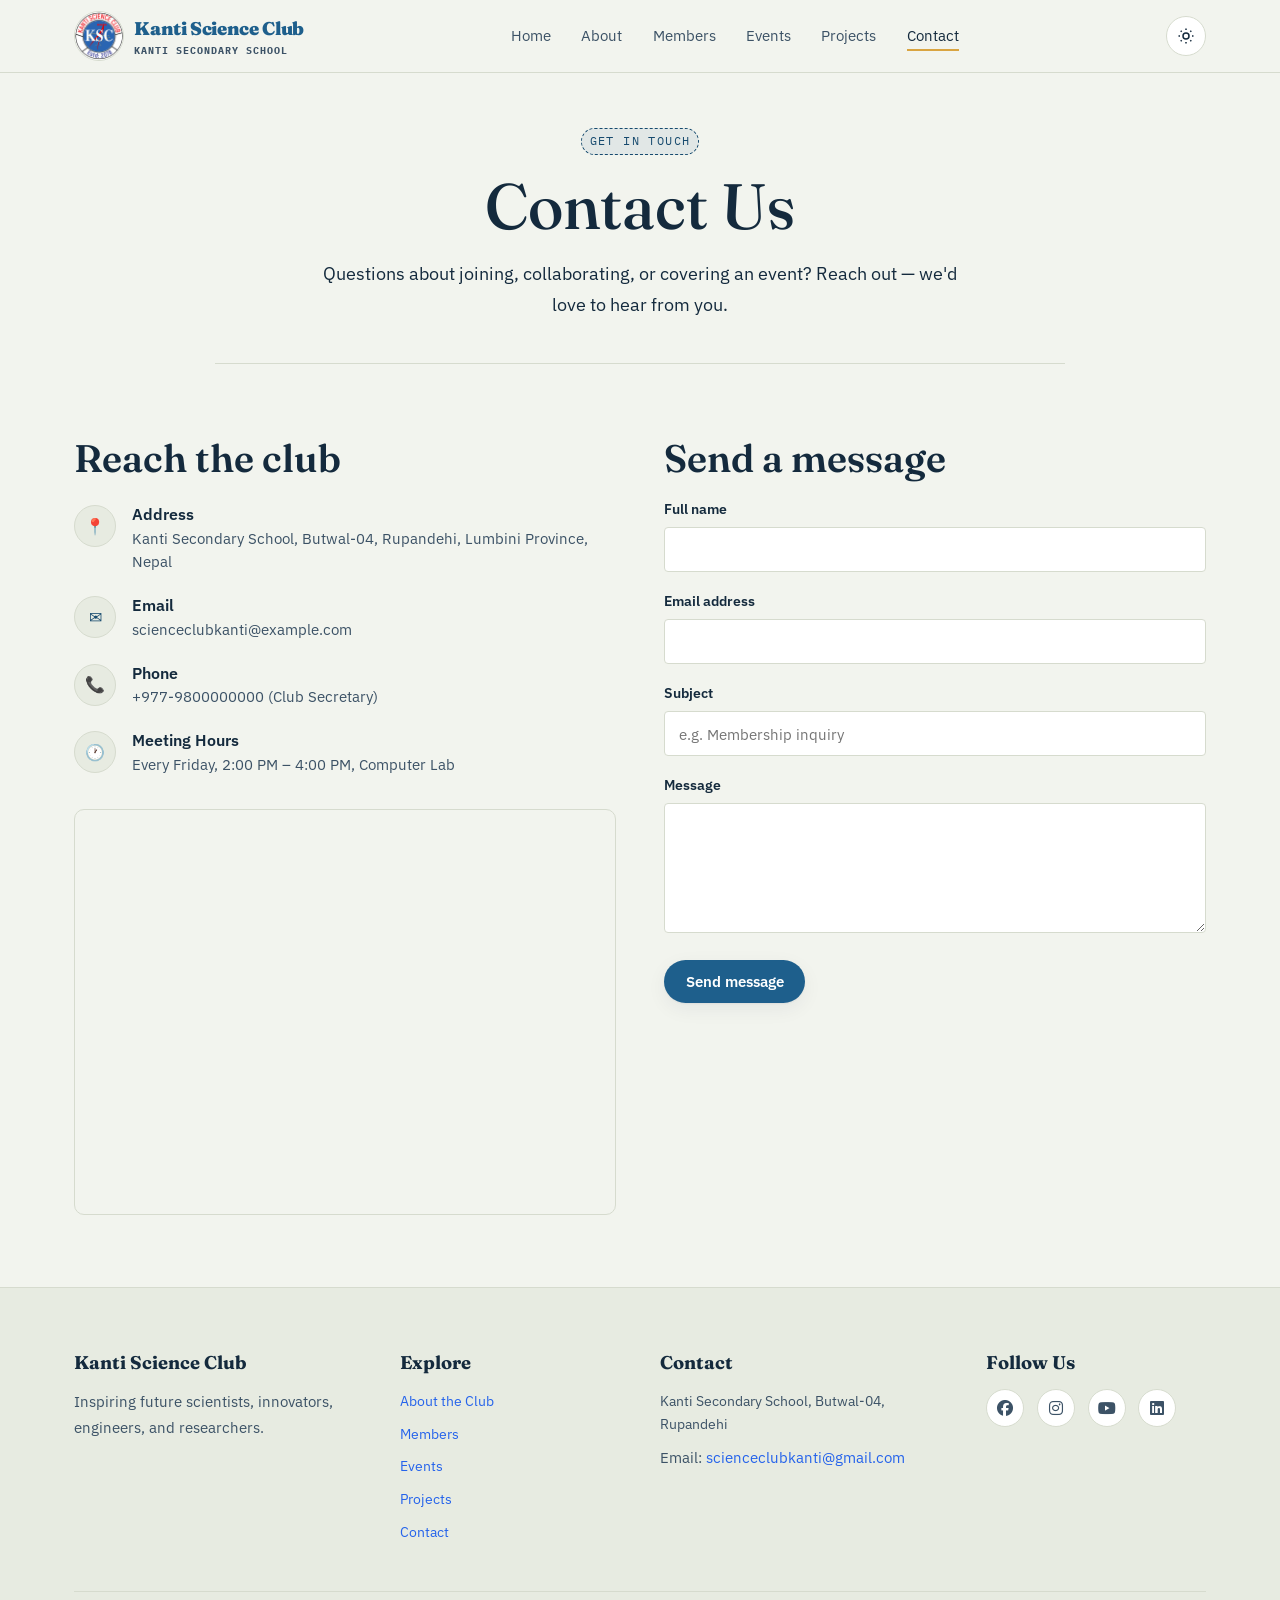
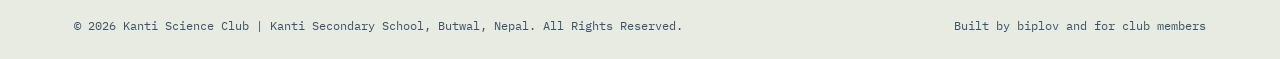
<file: contact/index.html>
<!DOCTYPE html>
<html lang="en">
<head>
<meta charset="UTF-8">
<meta name="viewport" content="width=device-width, initial-scale=1.0">
<title>Contact — Kanti Science Club</title>
<meta name="description" content="Get in touch with Kanti Science Club, Kanti Secondary School, Butwal-04, Rupandehi.">
<link rel="preconnect" href="https://fonts.googleapis.com">
<link rel="preconnect" href="https://fonts.gstatic.com" crossorigin>
<link href="https://fonts.googleapis.com/css2?family=Fraunces:opsz,wght@9..144,400..600&family=IBM+Plex+Sans:wght@400;500;600;700&family=IBM+Plex+Mono:wght@400;500&display=swap" rel="stylesheet">
<link rel="stylesheet" href="../assets/css/style.css">
<link rel="stylesheet" href="https://cdnjs.cloudflare.com/ajax/libs/font-awesome/6.5.0/css/all.min.css">
<link rel="icon" href="../assets/images/logo.png">
</head>
<body>

<header class="site-header" id="siteHeader">
  <nav class="nav">
    <a href="../" class="brand">
      <img src="../assets/images/logo.png" alt="Kanti Science Club logo" class="brand-mark">
      <span>Kanti Science Club<small>Kanti Secondary School</small></span>
    </a>
    <ul class="nav-links">
      <li><a href="../">Home</a></li>
      <li><a href="../about/">About</a></li>
      <li><a href="../members/">Members</a></li>
      <li><a href="../events/">Events</a></li>
      <li><a href="../projects/">Projects</a></li>
      <li><a href="./" aria-current="page">Contact</a></li>
    </ul>
    <div class="nav-actions">
      <button class="theme-toggle" id="themeToggle" aria-label="Toggle dark mode">
        <svg class="icon-sun" viewBox="0 0 24 24" fill="none" stroke="currentColor" stroke-width="2"><circle cx="12" cy="12" r="4"/><path d="M12 2v2M12 20v2M4.9 4.9l1.4 1.4M17.7 17.7l1.4 1.4M2 12h2M20 12h2M4.9 19.1l1.4-1.4M17.7 6.3l1.4-1.4"/></svg>
        <svg class="icon-moon" viewBox="0 0 24 24" fill="none" stroke="currentColor" stroke-width="2"><path d="M21 12.8A9 9 0 1111.2 3a7 7 0 009.8 9.8z"/></svg>
      </button>
      <!-- <a href="contact.html" class="btn btn-outline btn-sm">Join the Club</a> -->
    </div>
    <button class="nav-toggle" id="navToggle" aria-label="Open menu" aria-expanded="false">
      <span></span><span></span><span></span>
    </button>
  </nav>
</header>

<main>
  <div class="page-header container">
    <span class="tag">Get in touch</span>
    <h1>Contact Us</h1>
    <p class="lead">Questions about joining, collaborating, or covering an event? Reach out — we'd love to hear from you.</p>
  </div>

  <section>
    <div class="container contact-grid">

      <div>
        <h2>Reach the club</h2>
        <div class="contact-info-list">
          <div class="contact-info-item">
            <span class="contact-icon">📍</span>
            <div>
              <h4>Address</h4>
              <p>Kanti Secondary School, Butwal-04, Rupandehi, Lumbini Province, Nepal</p>
            </div>
          </div>
          <div class="contact-info-item">
            <span class="contact-icon">✉</span>
            <div>
              <h4>Email</h4>
              <p>scienceclubkanti@example.com</p>
            </div>
          </div>
          <div class="contact-info-item">
            <span class="contact-icon">📞</span>
            <div>
              <h4>Phone</h4>
              <p>+977-9800000000 (Club Secretary)</p>
            </div>
          </div>
          <div class="contact-info-item">
            <span class="contact-icon">🕐</span>
            <div>
              <h4>Meeting Hours</h4>
              <p>Every Friday, 2:00 PM – 4:00 PM, Computer Lab</p>
            </div>
          </div>
        </div>


        <div class="map-embed" style="margin-top:2rem">
          <iframe
            src="https://maps.google.com/maps?q=Kanti%20Secondary%20School%20Butwal&t=&z=14&ie=UTF8&iwloc=&output=embed"
            title="Map location of Kanti Secondary School, Butwal"
            loading="lazy"
            referrerpolicy="no-referrer-when-downgrade">
          </iframe>
        </div>
      </div>

      <div>
        <h2>Send a message</h2>
        <form id="contactForm">
          <div class="form-field">
            <label for="name">Full name</label>
            <input type="text" id="name" name="name" required>
          </div>
          <div class="form-field">
            <label for="email">Email address</label>
            <input type="email" id="email" name="email" required>
          </div>
          <div class="form-field">
            <label for="subject">Subject</label>
            <input type="text" id="subject" name="subject" placeholder="e.g. Membership inquiry">
          </div>
          <div class="form-field">
            <label for="message">Message</label>
            <textarea id="message" name="message" required></textarea>
          </div>
          <button type="submit" class="btn btn-primary">Send message</button>
        </form>
      </div>

    </div>
  </section>
</main>

<footer class="site-footer">
  <div class="container">
    <div class="footer-grid">
      <div>
        <h4>Kanti Science Club</h4>
        <p>Inspiring future scientists, innovators, engineers, and researchers.</p>
      </div>
      <div class="explore-links">
        <h4>Explore</h4>
        <ul>
          <li><a href="../about/">About the Club</a></li>
          <li><a href="../members/">Members</a></li>
          <li><a href="../events/">Events</a></li>
          <li><a href="../projects/">Projects</a></li>
          <li><a href="./">Contact</a></li>
        </ul>
      </div>
      <div>
        <h4>Contact</h4>
        <ul>
          <li>Kanti Secondary School, Butwal-04, Rupandehi</li>
          
          <p>
              Email:
              <a href="mailto:scienceclubkanti@gmail.com">
                  scienceclubkanti@gmail.com
              </a>
          </p>

        </ul>
      </div>
      <div>
                <h3>Follow Us</h3>
                <div class="socials">
                    <a href="#"><i class="fab fa-facebook"></i></a>
                    <a href="#"><i class="fab fa-instagram"></i></a>
                    <a href="#"><i class="fab fa-youtube"></i></a>
                    <a href="#"><i class="fab fa-linkedin"></i></a>
                </div>

            </div>
    </div>
    <div class="footer-bottom">
      <span>© <span id="footerYear"></span> Kanti Science Club | Kanti Secondary School, Butwal, Nepal. All Rights Reserved.</span>
      <span>Built by <a href="https://github.com/biplovghimire" target="_blank" rel="noopener">biplov </a>and for club members</span>
    </div>
  </div>
</footer>

<script src="../assets/js/main.js"></script>
<script>
  document.getElementById("contactForm").addEventListener("submit", function (e) {
    e.preventDefault();
    const name = document.getElementById("name").value;
    const email = document.getElementById("email").value;
    const subject = document.getElementById("subject").value || "Website inquiry";
    const message = document.getElementById("message").value;
    const body = `Name: ${name}\nEmail: ${email}\n\n${message}`;
    window.location.href = `mailto:scienceclubkanti@example.com?subject=${encodeURIComponent(subject)}&body=${encodeURIComponent(body)}`;
  });
</script>
</body>
</html>
</file>
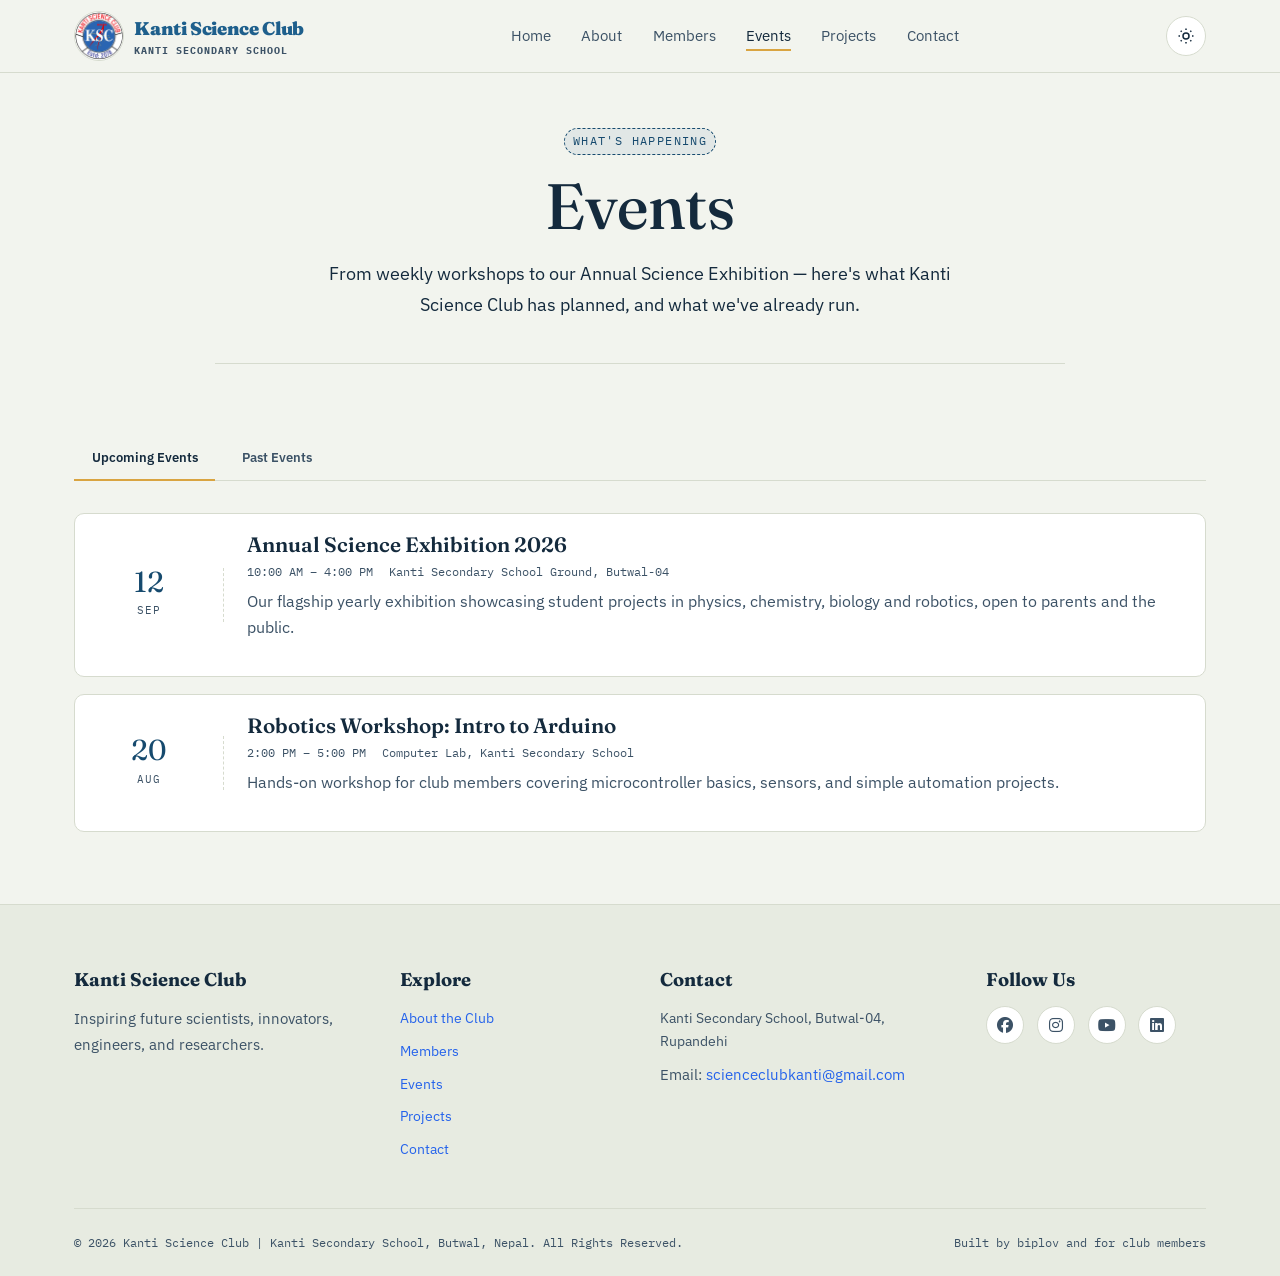
<file: events/index.html>
<!DOCTYPE html>
<html lang="en">
<head>
<meta charset="UTF-8">
<meta name="viewport" content="width=device-width, initial-scale=1.0">
<title>Events — Kanti Science Club</title>
<meta name="description" content="Upcoming and past events organized by Kanti Science Club, Kanti Secondary School.">
<link rel="preconnect" href="https://fonts.googleapis.com">
<link rel="preconnect" href="https://fonts.gstatic.com" crossorigin>
<link href="https://fonts.googleapis.com/css2?family=Fraunces:opsz,wght@9..144,400..600&family=IBM+Plex+Sans:wght@400;500;600;700&family=IBM+Plex+Mono:wght@400;500&display=swap" rel="stylesheet">
<link rel="stylesheet" href="../assets/css/style.css">
<link rel="stylesheet" href="https://cdnjs.cloudflare.com/ajax/libs/font-awesome/6.5.0/css/all.min.css">
<link rel="icon" href="../assets/images/logo.png">
</head>
<body>

<header class="site-header" id="siteHeader">
  <nav class="nav">
    <a href="../" class="brand">
      <img src="../assets/images/logo.png" alt="Kanti Science Club logo" class="brand-mark">
      <span>Kanti Science Club<small>Kanti Secondary School</small></span>
    </a>
    <ul class="nav-links">
      <li><a href="../">Home</a></li>
      <li><a href="../about/">About</a></li>
      <li><a href="../members/">Members</a></li>
      <li><a href="./" aria-current="page">Events</a></li>
      <li><a href="../projects/">Projects</a></li>
      <li><a href="../contact/">Contact</a></li>
    </ul>
    <div class="nav-actions">
      <button class="theme-toggle" id="themeToggle" aria-label="Toggle dark mode">
        <svg class="icon-sun" viewBox="0 0 24 24" fill="none" stroke="currentColor" stroke-width="2"><circle cx="12" cy="12" r="4"/><path d="M12 2v2M12 20v2M4.9 4.9l1.4 1.4M17.7 17.7l1.4 1.4M2 12h2M20 12h2M4.9 19.1l1.4-1.4M17.7 6.3l1.4-1.4"/></svg>
        <svg class="icon-moon" viewBox="0 0 24 24" fill="none" stroke="currentColor" stroke-width="2"><path d="M21 12.8A9 9 0 1111.2 3a7 7 0 009.8 9.8z"/></svg>
      </button>
      <!-- <a href="contact.html" class="btn btn-outline btn-sm">Join the Club</a> -->
    </div>
    <button class="nav-toggle" id="navToggle" aria-label="Open menu" aria-expanded="false">
      <span></span><span></span><span></span>
    </button>
  </nav>
</header>

<main>
  <div class="page-header container">
    <span class="tag">What's happening</span>
    <h1>Events</h1>
    <p class="lead">From weekly workshops to our Annual Science Exhibition — here's what Kanti Science Club has planned, and what we've already run.</p>
  </div>

  <section>
    <div class="container">
      <div class="tabs" role="tablist">
        <button class="tab-btn active" data-target="upcomingPanel" role="tab" aria-selected="true">Upcoming Events</button>
        <button class="tab-btn" data-target="pastPanel" role="tab" aria-selected="false">Past Events</button>
      </div>

      <div class="tab-panel active" id="upcomingPanel">
        <div class="event-list" id="upcomingEventsList">
          <p class="loading-row">Loading events…</p>
        </div>
      </div>

      <div class="tab-panel" id="pastPanel">
        <div class="event-list" id="pastEventsList">
          <p class="loading-row">Loading events…</p>
        </div>
      </div>
    </div>
  </section>
</main>

<footer class="site-footer">
  <div class="container">
    <div class="footer-grid">
      <div>
        <h4>Kanti Science Club</h4>
        <p>Inspiring future scientists, innovators, engineers, and researchers.</p>
      </div>
      <div class="explore-links">
        <h4>Explore</h4>
        <ul>
          <li><a href="../about/">About the Club</a></li>
          <li><a href="../members/">Members</a></li>
          <li><a href="./">Events</a></li>
          <li><a href="../projects/">Projects</a></li>
          <li><a href="../contact/">Contact</a></li>
        </ul>
      </div>
      <div>
        <h4>Contact</h4>
        <ul>
          <li>Kanti Secondary School, Butwal-04, Rupandehi</li>
          
          <p>
              Email:
              <a href="mailto:scienceclubkanti@gmail.com">
                  scienceclubkanti@gmail.com
              </a>
          </p>

        </ul>
      </div>
      <div>
                <h3>Follow Us</h3>
                <div class="socials">
                    <a href="#"><i class="fab fa-facebook"></i></a>
                    <a href="#"><i class="fab fa-instagram"></i></a>
                    <a href="#"><i class="fab fa-youtube"></i></a>
                    <a href="#"><i class="fab fa-linkedin"></i></a>
                </div>

            </div>
    </div>
    <div class="footer-bottom">
      <span>© <span id="footerYear"></span> Kanti Science Club | Kanti Secondary School, Butwal, Nepal. All Rights Reserved.</span>
      <span>Built by <a href="https://github.com/biplovghimire" target="_blank" rel="noopener">biplov </a>and for club members</span>
    </div>
  </div>
</footer>

<script src="../assets/js/main.js"></script>
<script src="../assets/js/render-events.js"></script>
</body>
</html>
</file>
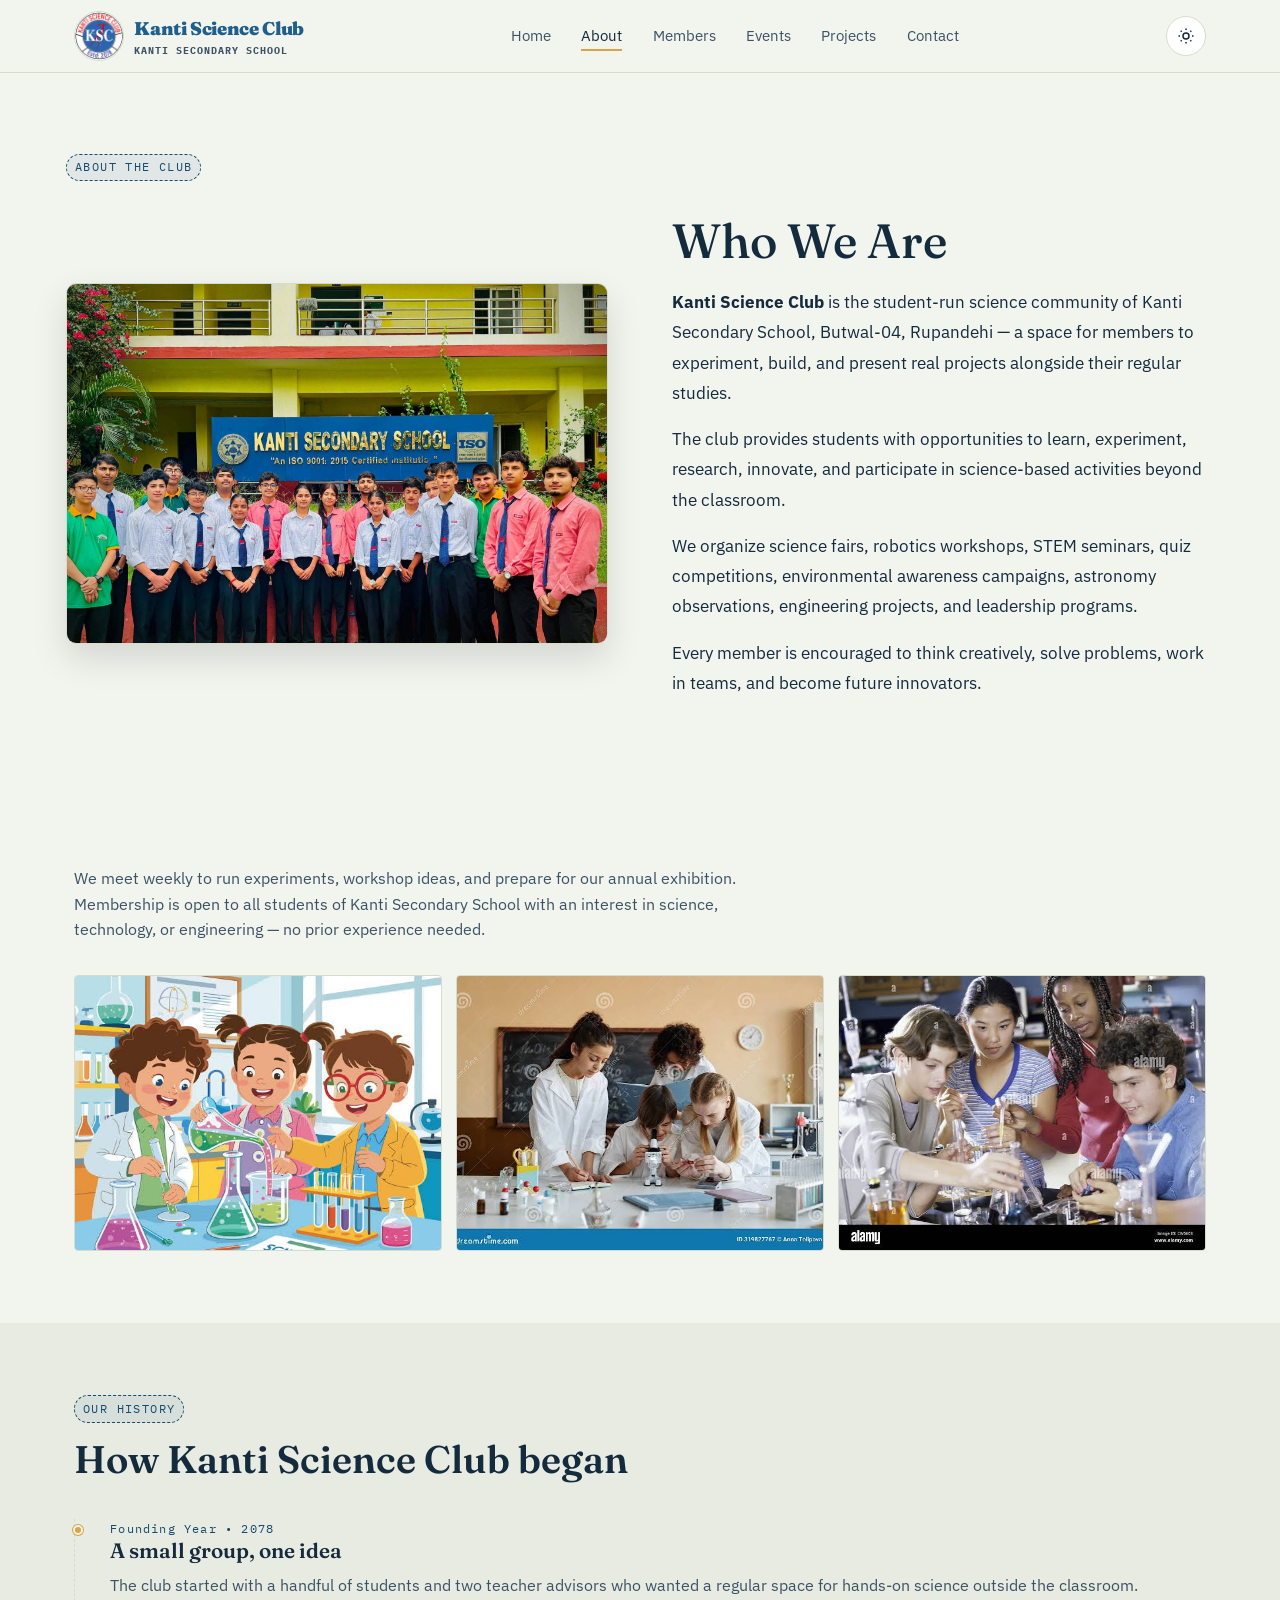
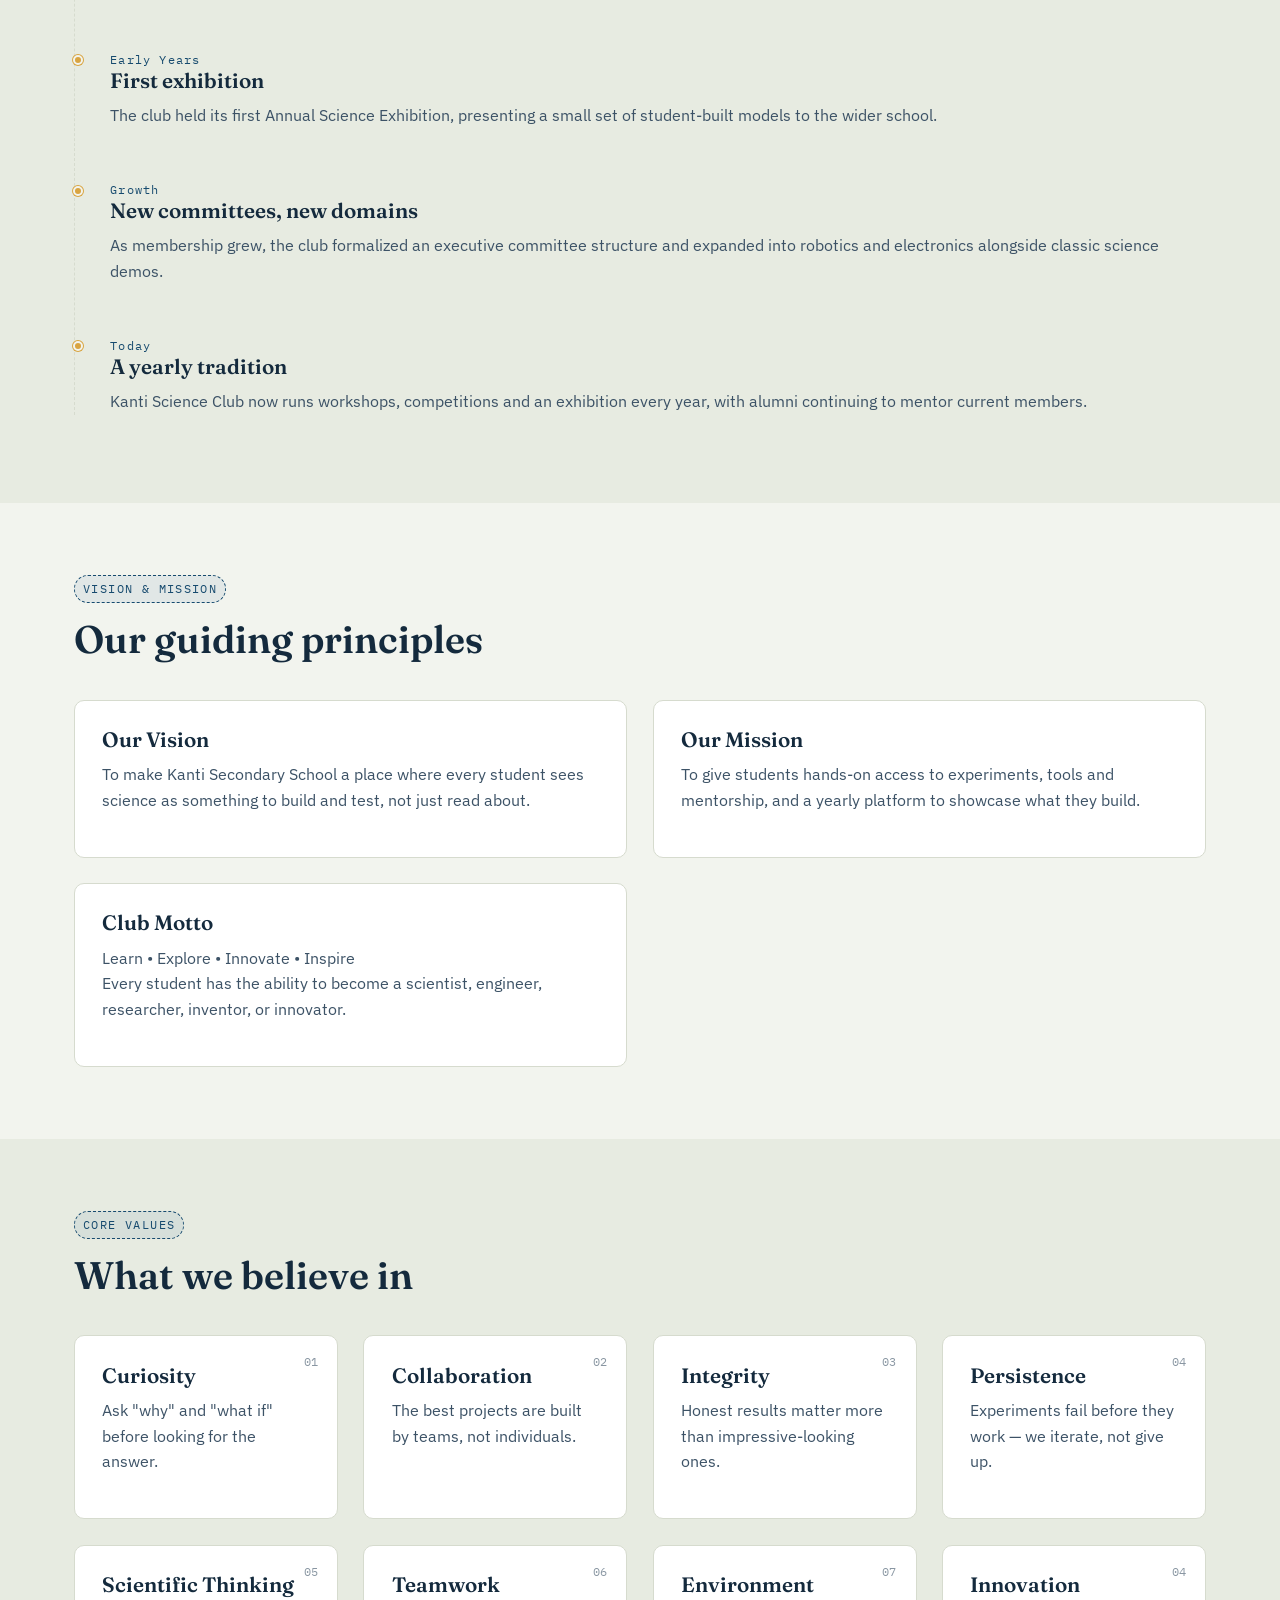
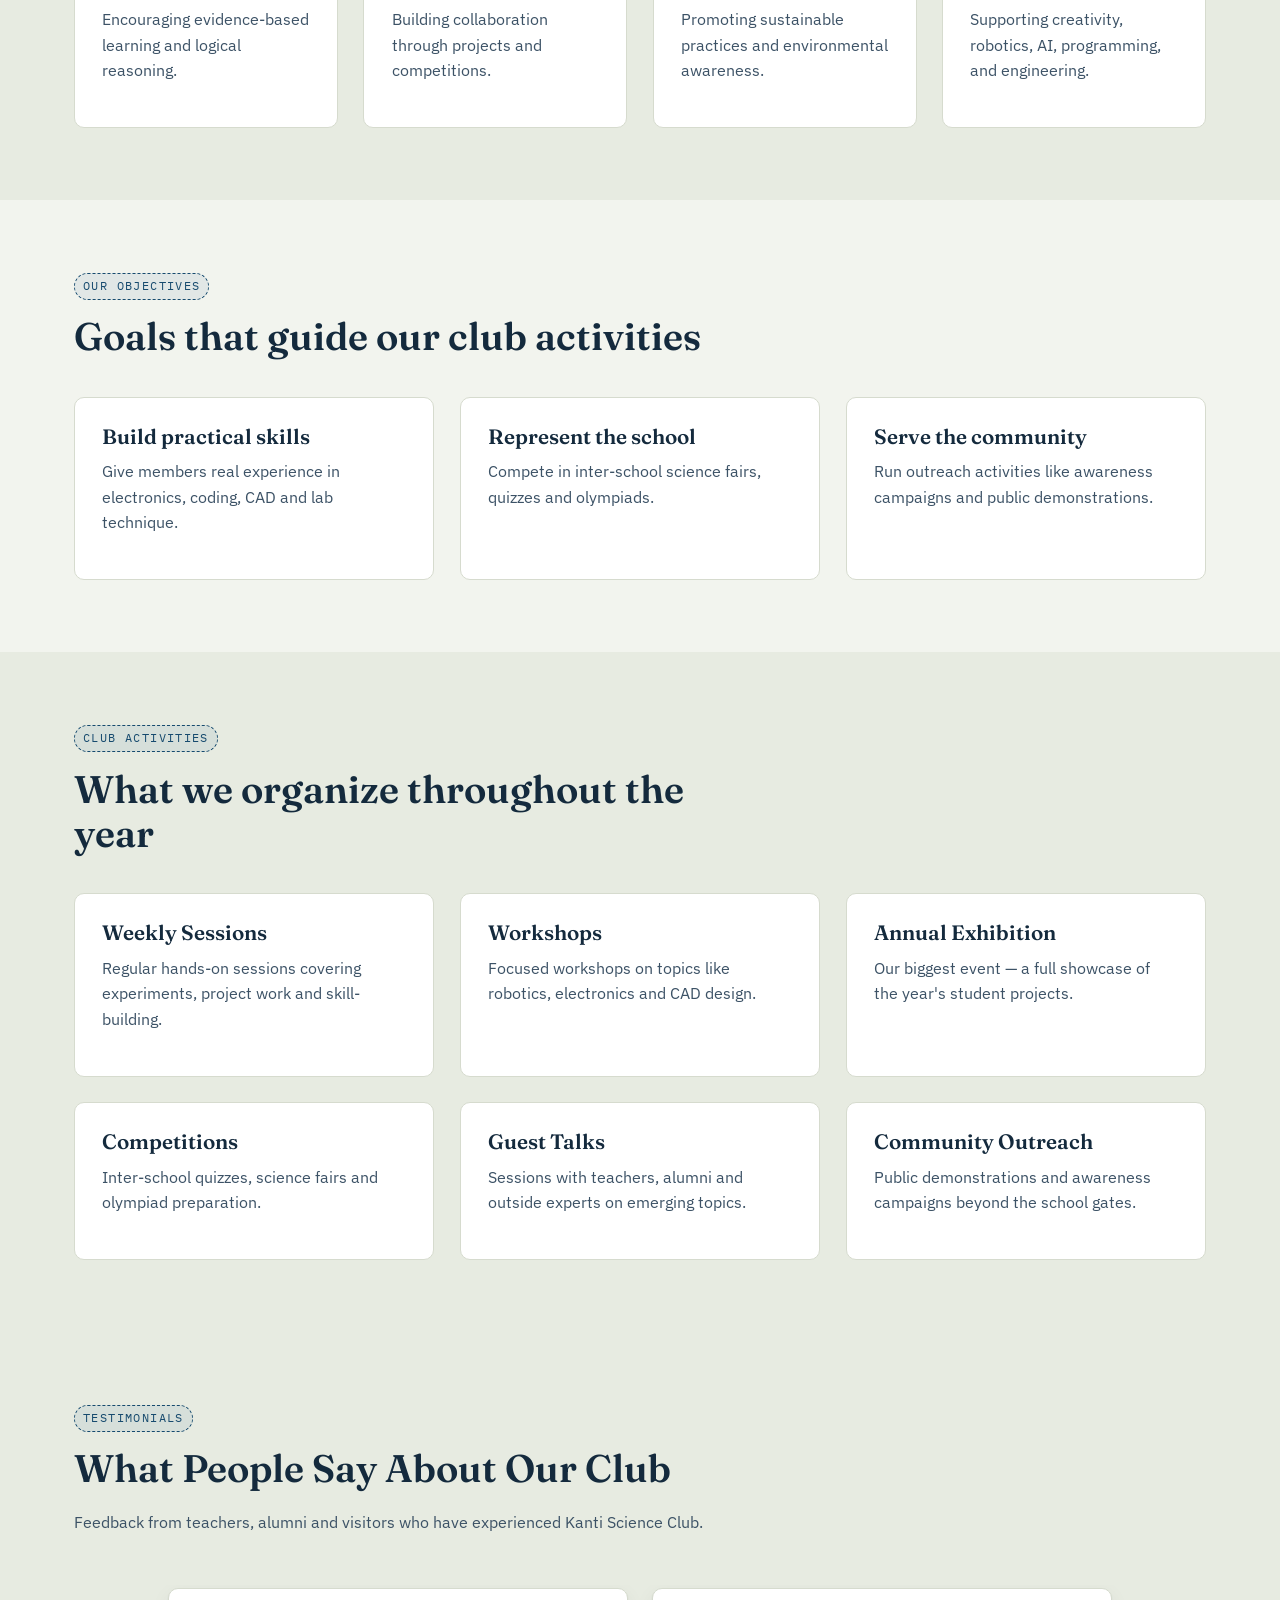
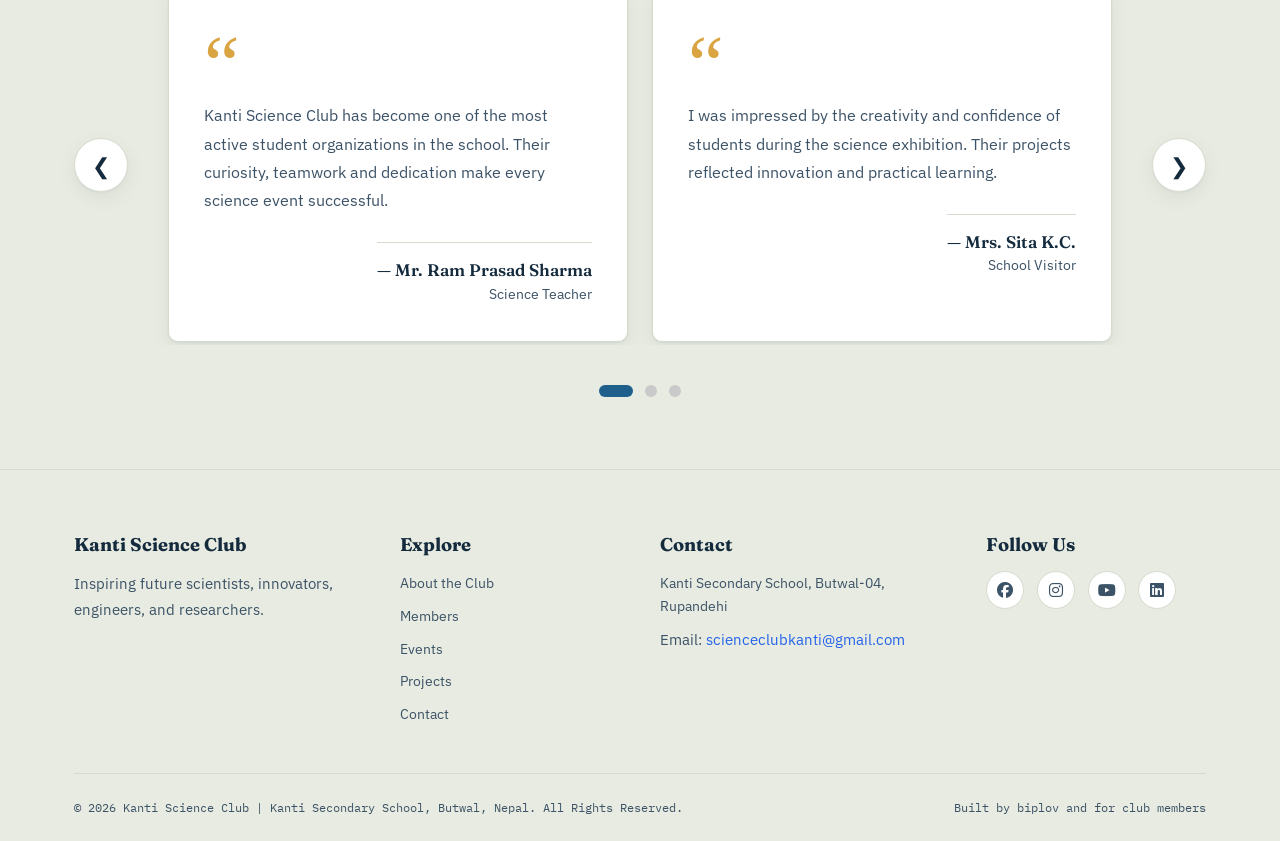
<file: about.html>
<!DOCTYPE html>
<html lang="en">
<head>
<meta charset="UTF-8">
<meta name="viewport" content="width=device-width, initial-scale=1.0">
<title>About — Kanti Science Club</title>
<meta name="description" content="Our history, vision, mission, core values, objectives and activities at Kanti Science Club, Kanti Secondary School.">
<link rel="preconnect" href="https://fonts.googleapis.com">
<link rel="preconnect" href="https://fonts.gstatic.com" crossorigin>
<link href="https://fonts.googleapis.com/css2?family=Fraunces:opsz,wght@9..144,400..600&family=IBM+Plex+Sans:wght@400;500;600;700&family=IBM+Plex+Mono:wght@400;500&display=swap" rel="stylesheet">
<link rel="stylesheet" href="assets/css/style.css">
<link rel="stylesheet" href="https://cdnjs.cloudflare.com/ajax/libs/font-awesome/6.5.0/css/all.min.css">
<link rel="icon" href="assets/images/logo.png">
</head>
<body>

<header class="site-header" id="siteHeader">
  <nav class="nav">
    <a href="index.html" class="brand">
      <img src="assets/images/logo.png" alt="Kanti Science Club logo" class="brand-mark">
      <span>Kanti Science Club<small>Kanti Secondary School</small></span>
    </a>
    <ul class="nav-links">
      <li><a href="index.html">Home</a></li>
      <li><a href="about.html" aria-current="page">About</a></li>
      <li><a href="members.html">Members</a></li>
      <li><a href="events.html">Events</a></li>
      <li><a href="projects.html">Projects</a></li>
      <li><a href="contact.html">Contact</a></li>
    </ul>
    <div class="nav-actions">
      <button class="theme-toggle" id="themeToggle" aria-label="Toggle dark mode">
        <svg class="icon-sun" viewBox="0 0 24 24" fill="none" stroke="currentColor" stroke-width="2"><circle cx="12" cy="12" r="4"/><path d="M12 2v2M12 20v2M4.9 4.9l1.4 1.4M17.7 17.7l1.4 1.4M2 12h2M20 12h2M4.9 19.1l1.4-1.4M17.7 6.3l1.4-1.4"/></svg>
        <svg class="icon-moon" viewBox="0 0 24 24" fill="none" stroke="currentColor" stroke-width="2"><path d="M21 12.8A9 9 0 1111.2 3a7 7 0 009.8 9.8z"/></svg>
      </button>
      <!-- <a href="contact.html" class="btn btn-outline btn-sm">Join the Club</a> -->
    </div>
    <button class="nav-toggle" id="navToggle" aria-label="Open menu" aria-expanded="false">
      <span></span><span></span><span></span>
    </button>
  </nav>
</header>

<main>

  <!-- <div class="page-header container">
    <span class="tag">About the club</span>
    <h1>Who We Are</h1>
    <p class="lead">
      </p>Kanti Science Club is the student-run science community of Kanti Secondary School, Butwal-04, Rupandehi — a space for members to experiment, build, and present real projects alongside their regular studies.</p>

      <p>The club provides students with opportunities to learn, experiment, research, innovate, and participate in science-based activities beyond the classroom.</p>

      <p>We organize science fairs, robotics workshops, STEM seminars, quiz competitions, environmental awareness campaigns, astronomy observations, engineering projects, and leadership programs.</p>

      <p>Every member is encouraged to think creatively, solve problems, work in teams, and become future innovators.</p>
    </p>
  </div> -->
  <div class="about-intro container">
  <span class="tag">About the club</span>

  <div class="about-hero">
    <div class="about-hero-media">
      <img src="assets/images/members/members.jpg" alt="Kanti Science Club members outside Kanti Secondary School">
    </div>
    <div class="about-hero-copy">
      <h1>Who We Are</h1>
      <p><strong>Kanti Science Club</strong> is the student-run science community of Kanti Secondary School, Butwal-04, Rupandehi — a space for members to experiment, build, and present real projects alongside their regular studies.</p>
      <p>The club provides students with opportunities to learn, experiment, research, innovate, and participate in science-based activities beyond the classroom.</p>
      <p>We organize science fairs, robotics workshops, STEM seminars, quiz competitions, environmental awareness campaigns, astronomy observations, engineering projects, and leadership programs.</p>
      <p>Every member is encouraged to think creatively, solve problems, work in teams, and become future innovators.</p>
    </div>
  </div>
</div>



  <section>
    <div class="container">
      <p style="max-width:70ch">We meet weekly to run experiments, workshop ideas, and prepare for our annual exhibition. Membership is open to all students of Kanti Secondary School with an interest in science, technology, or engineering — no prior experience needed.</p>
      <div class="about-media">
        <img src="assets/images/gallery/about-1.png" alt="Club members working on a project" onerror="kscImgFallback(this,'Club Activity')">
        <img src="assets/images/gallery/about-2.png" alt="Club members at the annual exhibition" onerror="kscImgFallback(this,'Exhibition')">
        <img src="assets/images/gallery/about-3.png" alt="Club workshop session" onerror="kscImgFallback(this,'Workshop')">
      </div>
    </div>
  </section>

  <!-- HISTORY -->
  <section class="section-alt">
    <div class="container">
      <div class="section-head">
        <span class="tag">Our History</span>
        <h2>How Kanti Science Club began</h2>
      </div>
      <div class="timeline">
        <div class="timeline-item">
          <div class="yr">Founding Year • 2078</div>
          <h3>A small group, one idea</h3>
          <p>The club started with a handful of students and two teacher advisors who wanted a regular space for hands-on science outside the classroom.</p>
        </div>
        <div class="timeline-item">
          <div class="yr">Early Years</div>
          <h3>First exhibition</h3>
          <p>The club held its first Annual Science Exhibition, presenting a small set of student-built models to the wider school.</p>
        </div>
        <div class="timeline-item">
          <div class="yr">Growth</div>
          <h3>New committees, new domains</h3>
          <p>As membership grew, the club formalized an executive committee structure and expanded into robotics and electronics alongside classic science demos.</p>
        </div>
        <div class="timeline-item">
          <div class="yr">Today</div>
          <h3>A yearly tradition</h3>
          <p>Kanti Science Club now runs workshops, competitions and an exhibition every year, with alumni continuing to mentor current members.</p>
        </div>
      </div>
      <!-- <p style="margin-top:1.5rem; font-size:.85rem; color:var(--ink-soft)">Replace the placeholder milestones above with your club's real founding story and dates.</p> -->
    </div>
  </section>

  <!-- VISION & MISSION -->
  <section>
    <div class="container">
      <div class="section-head">
        <span class="tag">Vision &amp; Mission</span>
        <h2>Our guiding principles</h2>
      </div>
      <div class="grid grid-2">
        <div class="card">
          <h3>Our Vision</h3>
          <p>To make Kanti Secondary School a place where every student sees science as something to build and test, not just read about.</p>
        </div>
        <div class="card">
          <h3>Our Mission</h3>
          <p>To give students hands-on access to experiments, tools and mentorship, and a yearly platform to showcase what they build.</p>
        </div>
        <div class="card">
          <h3>Club Motto</h3>
          <p>Learn • Explore • Innovate • Inspire <br>Every student has the ability to become a scientist, engineer, researcher, inventor, or innovator.</p>
        </div>
      </div>
    </div>
  </section>

  <!-- CORE VALUES -->
  <section class="section-alt">
    <div class="container">
      <div class="section-head">
        <span class="tag">Core Values</span>
        <h2>What we believe in</h2>
      </div>
      <div class="grid grid-4 values-grid">
        <div class="card" data-index="01"><h3>Curiosity</h3><p>Ask "why" and "what if" before looking for the answer.</p></div>
        <div class="card" data-index="02"><h3>Collaboration</h3><p>The best projects are built by teams, not individuals.</p></div>
        <div class="card" data-index="03"><h3>Integrity</h3><p>Honest results matter more than impressive-looking ones.</p></div>
        <div class="card" data-index="04"><h3>Persistence</h3><p>Experiments fail before they work — we iterate, not give up.</p></div>
        <div class="card" data-index="05"><h3>Scientific Thinking</h3><p>Encouraging evidence-based learning and logical reasoning.</p></div>
        <div class="card" data-index="06"><h3>Teamwork</h3><p>Building collaboration through projects and competitions.</p></div>
        <div class="card" data-index="07"><h3>Environment</h3><p>Promoting sustainable practices and environmental awareness.</p></div>
        <div class="card" data-index="04"><h3>Innovation</h3><p>Supporting creativity, robotics, AI, programming, and engineering.</p></div>
      </div>
    </div>
  </section>

  <!-- OBJECTIVES -->
  <section>
    <div class="container">
      <div class="section-head">
        <span class="tag">Our Objectives</span>
        <h2>Goals that guide our club activities</h2>
      </div>
      <div class="grid grid-3">
        <div class="card"><h3>Build practical skills</h3><p>Give members real experience in electronics, coding, CAD and lab technique.</p></div>
        <div class="card"><h3>Represent the school</h3><p>Compete in inter-school science fairs, quizzes and olympiads.</p></div>
        <div class="card"><h3>Serve the community</h3><p>Run outreach activities like awareness campaigns and public demonstrations.</p></div>
      </div>
    </div>
  </section>

  <!-- CLUB ACTIVITIES -->
  <section class="section-alt">
    <div class="container">
      <div class="section-head">
        <span class="tag">Club Activities</span>
        <h2>What we organize throughout the year</h2>
      </div>
      <div class="grid grid-3">
        <div class="card"><h3>Weekly Sessions</h3><p>Regular hands-on sessions covering experiments, project work and skill-building.</p></div>
        <div class="card"><h3>Workshops</h3><p>Focused workshops on topics like robotics, electronics and CAD design.</p></div>
        <div class="card"><h3>Annual Exhibition</h3><p>Our biggest event — a full showcase of the year's student projects.</p></div>
        <div class="card"><h3>Competitions</h3><p>Inter-school quizzes, science fairs and olympiad preparation.</p></div>
        <div class="card"><h3>Guest Talks</h3><p>Sessions with teachers, alumni and outside experts on emerging topics.</p></div>
        <div class="card"><h3>Community Outreach</h3><p>Public demonstrations and awareness campaigns beyond the school gates.</p></div>
      </div>
    </div>
  </section>



<!-- ===================== TESTIMONIALS ===================== -->

<section class="testimonials-section">

    <div class="container">

        <div class="section-head">
            <span class="tag">Testimonials</span>
            <h2>What People Say About Our Club</h2>
            <p>
                Feedback from teachers, alumni and visitors who have experienced
                Kanti Science Club.
            </p>
        </div>

        <div class="testimonial-wrapper">

            <!-- Left Arrow -->
            <button class="testimonial-btn prev" id="prevTestimonial">
                &#10094;
            </button>

            <div class="testimonial-container">
            <!-- Slider -->
            <div class="testimonial-slider" id="testimonialSlider">

                <!-- ============ Slide 1 ============ -->

                <div class="testimonial-slide">

                    <div class="testimonial-card">

                        <div class="quote">“</div>

                        <p>
                            Kanti Science Club has become one of the most active
                            student organizations in the school. Their curiosity,
                            teamwork and dedication make every science event
                            successful.
                        </p>

                        <div class="testimonial-person">
                            <h4>— Mr. Ram Prasad Sharma</h4>
                            <span>Science Teacher</span>
                        </div>

                    </div>

                    <div class="testimonial-card">

                        <div class="quote">“</div>

                        <p>
                            I was impressed by the creativity and confidence of
                            students during the science exhibition. Their projects
                            reflected innovation and practical learning.
                        </p>

                        <div class="testimonial-person">
                            <h4>— Mrs. Sita K.C.</h4>
                            <span>School Visitor</span>
                        </div>

                    </div>

                </div>

                <!-- ============ Slide 2 ============ -->

                <div class="testimonial-slide">

                    <div class="testimonial-card">

                        <div class="quote">“</div>

                        <p>
                            This club gave me confidence to speak publicly,
                            participate in competitions and build science
                            projects with my friends.
                        </p>

                        <div class="testimonial-person">
                            <h4>— Aashish Thapa</h4>
                            <span>Club Alumnus</span>
                        </div>

                    </div>

                    <div class="testimonial-card">

                        <div class="quote">“</div>

                        <p>
                            Every workshop organized by the club motivates
                            students to explore robotics, engineering and
                            scientific thinking beyond textbooks.
                        </p>

                        <div class="testimonial-person">
                            <h4>— Mr. Hari Gautam</h4>
                            <span>Teacher Advisor</span>
                        </div>

                    </div>

                </div>

                <!-- ============ Slide 3 ============ -->

                <div class="testimonial-slide">

                    <div class="testimonial-card">

                        <div class="quote">“</div>

                        <p>
                            I learned teamwork, leadership and problem-solving
                            skills through this club. It truly helped shape my
                            academic journey.
                        </p>

                        <div class="testimonial-person">
                            <h4>— Priyanshu Nepal</h4>
                            <span>Former Member</span>
                        </div>

                    </div>

                    <div class="testimonial-card">

                        <div class="quote">“</div>

                        <p>
                            Kanti Science Club creates an inspiring environment
                            where every student is encouraged to experiment,
                            innovate and never stop asking questions.
                        </p>

                        <div class="testimonial-person">
                            <h4>— Mrs. Anju Bhandari</h4>
                            <span>Parent</span>
                        </div>

                    </div>

                </div>

            </div>
             </div>

            <!-- Right Arrow -->

            <button class="testimonial-btn next" id="nextTestimonial">
                &#10095;
            </button>

        </div>

        <!-- Dots -->

        <div class="testimonial-dots">

            <span class="dot active"></span>
            <span class="dot"></span>
            <span class="dot"></span>

        </div>

    </div>

</section>

</main>

<footer class="site-footer">
  <div class="container">
    <div class="footer-grid">
      <div>
        <h4>Kanti Science Club</h4>
        <p>Inspiring future scientists, innovators, engineers, and researchers.</p>
      </div>
      <div>
        <h4>Explore</h4>
        <ul>
          <li><a href="about.html">About the Club</a></li>
          <li><a href="members.html">Members</a></li>
          <li><a href="events.html">Events</a></li>
          <li><a href="projects.html">Projects</a></li>
          <li><a href="contact.html">Contact</a></li>
        </ul>
      </div>
      <div>
        <h4>Contact</h4>
        <ul>
          <li>Kanti Secondary School, Butwal-04, Rupandehi</li>
          
          <p>
              Email:
              <a href="mailto:scienceclubkanti@gmail.com">
                  scienceclubkanti@gmail.com
              </a>
          </p>

        </ul>
      </div>
      <div>
                <h3>Follow Us</h3>
                <div class="socials">
                    <a href="#"><i class="fab fa-facebook"></i></a>
                    <a href="#"><i class="fab fa-instagram"></i></a>
                    <a href="#"><i class="fab fa-youtube"></i></a>
                    <a href="#"><i class="fab fa-linkedin"></i></a>
                </div>

            </div>
    </div>
    <div class="footer-bottom">
      <span>© <span id="footerYear"></span> Kanti Science Club | Kanti Secondary School, Butwal, Nepal. All Rights Reserved.</span>
      <span>Built by <a href="https://github.com/biplovghimire" target="_blank" rel="noopener">biplov </a>and for club members</span>
    </div>
  </div>
</footer>

<script src="assets/js/main.js"></script>
</body>
</html>
</file>
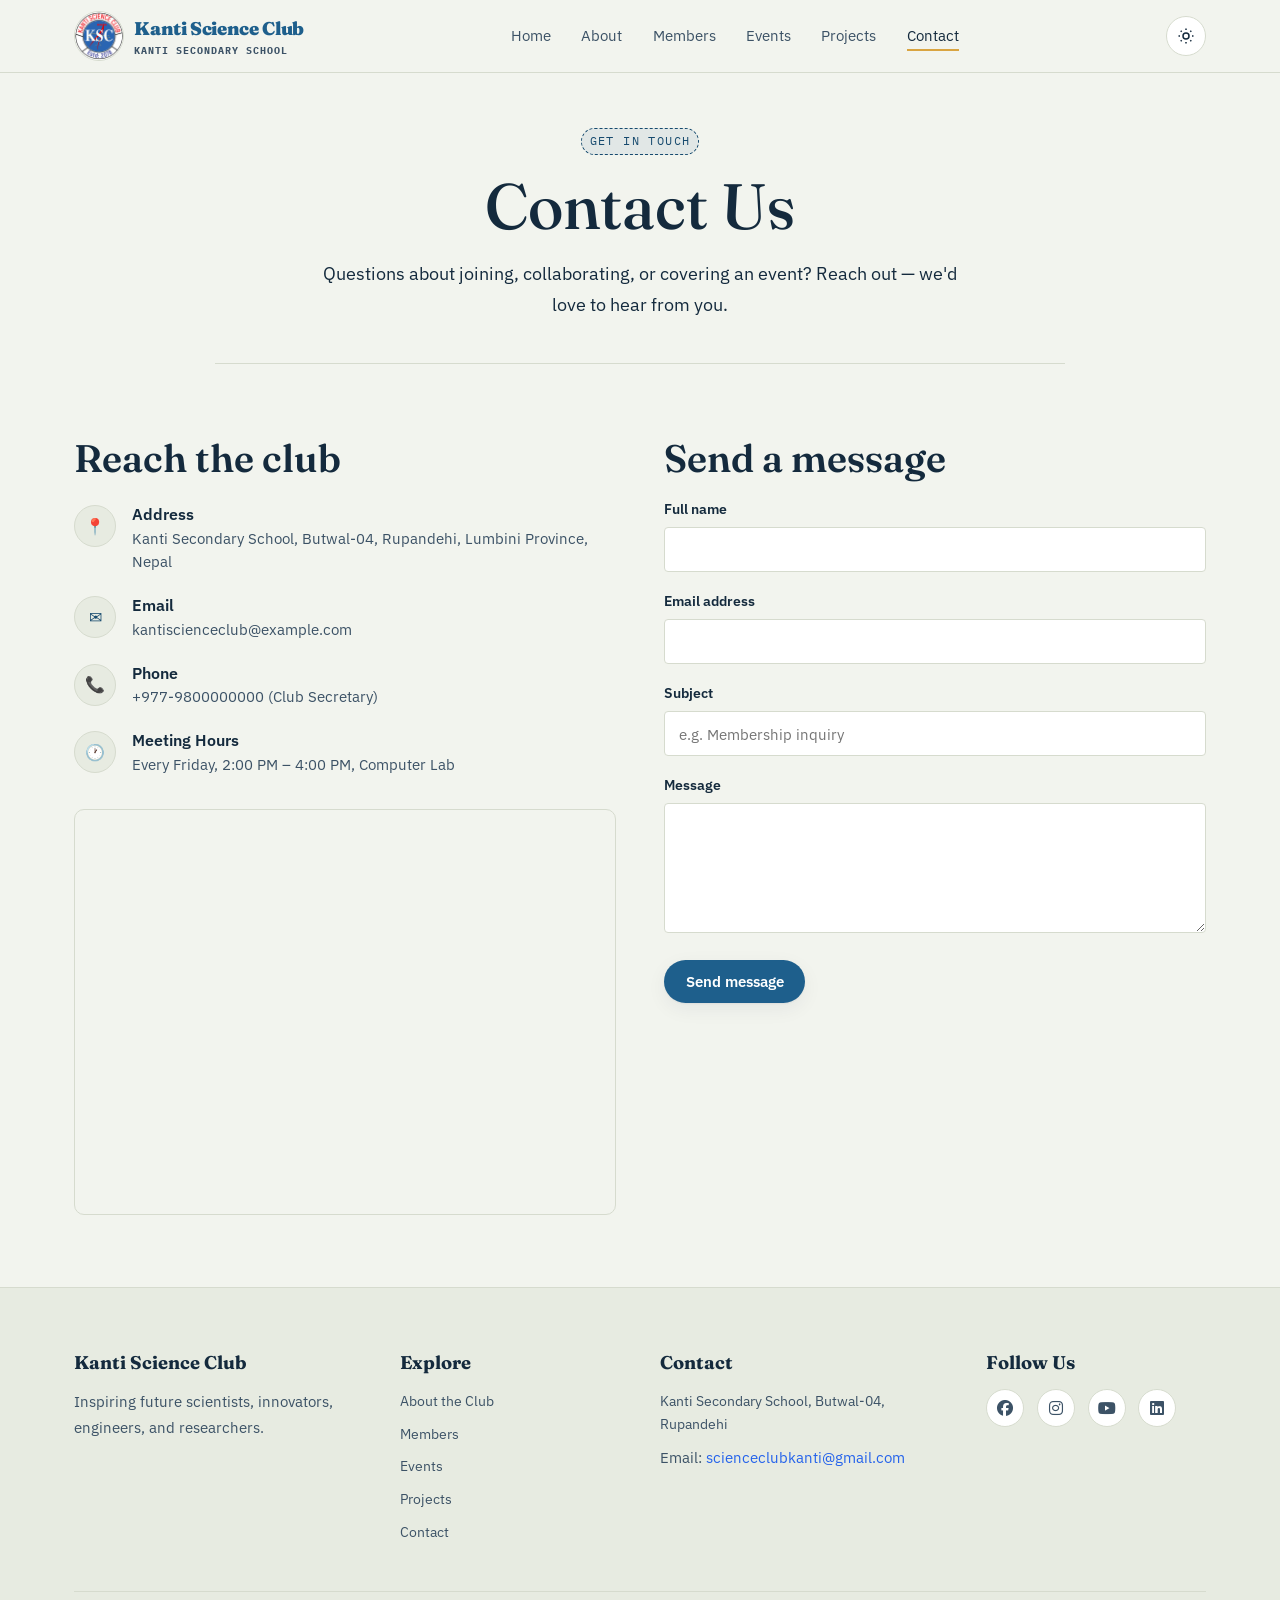
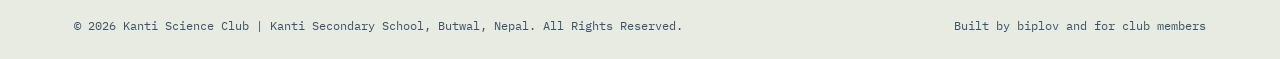
<file: contact.html>
<!DOCTYPE html>
<html lang="en">
<head>
<meta charset="UTF-8">
<meta name="viewport" content="width=device-width, initial-scale=1.0">
<title>Contact — Kanti Science Club</title>
<meta name="description" content="Get in touch with Kanti Science Club, Kanti Secondary School, Butwal-04, Rupandehi.">
<link rel="preconnect" href="https://fonts.googleapis.com">
<link rel="preconnect" href="https://fonts.gstatic.com" crossorigin>
<link href="https://fonts.googleapis.com/css2?family=Fraunces:opsz,wght@9..144,400..600&family=IBM+Plex+Sans:wght@400;500;600;700&family=IBM+Plex+Mono:wght@400;500&display=swap" rel="stylesheet">
<link rel="stylesheet" href="assets/css/style.css">
<link rel="stylesheet" href="https://cdnjs.cloudflare.com/ajax/libs/font-awesome/6.5.0/css/all.min.css">
<link rel="icon" href="assets/images/logo.png">
</head>
<body>

<header class="site-header" id="siteHeader">
  <nav class="nav">
    <a href="index.html" class="brand">
      <img src="assets/images/logo.png" alt="Kanti Science Club logo" class="brand-mark">
      <span>Kanti Science Club<small>Kanti Secondary School</small></span>
    </a>
    <ul class="nav-links">
      <li><a href="index.html">Home</a></li>
      <li><a href="about.html">About</a></li>
      <li><a href="members.html">Members</a></li>
      <li><a href="events.html">Events</a></li>
      <li><a href="projects.html">Projects</a></li>
      <li><a href="contact.html" aria-current="page">Contact</a></li>
    </ul>
    <div class="nav-actions">
      <button class="theme-toggle" id="themeToggle" aria-label="Toggle dark mode">
        <svg class="icon-sun" viewBox="0 0 24 24" fill="none" stroke="currentColor" stroke-width="2"><circle cx="12" cy="12" r="4"/><path d="M12 2v2M12 20v2M4.9 4.9l1.4 1.4M17.7 17.7l1.4 1.4M2 12h2M20 12h2M4.9 19.1l1.4-1.4M17.7 6.3l1.4-1.4"/></svg>
        <svg class="icon-moon" viewBox="0 0 24 24" fill="none" stroke="currentColor" stroke-width="2"><path d="M21 12.8A9 9 0 1111.2 3a7 7 0 009.8 9.8z"/></svg>
      </button>
      <!-- <a href="contact.html" class="btn btn-outline btn-sm">Join the Club</a> -->
    </div>
    <button class="nav-toggle" id="navToggle" aria-label="Open menu" aria-expanded="false">
      <span></span><span></span><span></span>
    </button>
  </nav>
</header>

<main>
  <div class="page-header container">
    <span class="tag">Get in touch</span>
    <h1>Contact Us</h1>
    <p class="lead">Questions about joining, collaborating, or covering an event? Reach out — we'd love to hear from you.</p>
  </div>

  <section>
    <div class="container contact-grid">

      <div>
        <h2>Reach the club</h2>
        <div class="contact-info-list">
          <div class="contact-info-item">
            <span class="contact-icon">📍</span>
            <div>
              <h4>Address</h4>
              <p>Kanti Secondary School, Butwal-04, Rupandehi, Lumbini Province, Nepal</p>
            </div>
          </div>
          <div class="contact-info-item">
            <span class="contact-icon">✉</span>
            <div>
              <h4>Email</h4>
              <p>kantiscienceclub@example.com</p>
            </div>
          </div>
          <div class="contact-info-item">
            <span class="contact-icon">📞</span>
            <div>
              <h4>Phone</h4>
              <p>+977-9800000000 (Club Secretary)</p>
            </div>
          </div>
          <div class="contact-info-item">
            <span class="contact-icon">🕐</span>
            <div>
              <h4>Meeting Hours</h4>
              <p>Every Friday, 2:00 PM – 4:00 PM, Computer Lab</p>
            </div>
          </div>
        </div>


        <div class="map-embed" style="margin-top:2rem">
          <iframe
            src="https://maps.google.com/maps?q=Kanti%20Secondary%20School%20Butwal&t=&z=14&ie=UTF8&iwloc=&output=embed"
            title="Map location of Kanti Secondary School, Butwal"
            loading="lazy"
            referrerpolicy="no-referrer-when-downgrade">
          </iframe>
        </div>
      </div>

      <div>
        <h2>Send a message</h2>
        <form id="contactForm">
          <div class="form-field">
            <label for="name">Full name</label>
            <input type="text" id="name" name="name" required>
          </div>
          <div class="form-field">
            <label for="email">Email address</label>
            <input type="email" id="email" name="email" required>
          </div>
          <div class="form-field">
            <label for="subject">Subject</label>
            <input type="text" id="subject" name="subject" placeholder="e.g. Membership inquiry">
          </div>
          <div class="form-field">
            <label for="message">Message</label>
            <textarea id="message" name="message" required></textarea>
          </div>
          <button type="submit" class="btn btn-primary">Send message</button>
        </form>
      </div>

    </div>
  </section>
</main>

<footer class="site-footer">
  <div class="container">
    <div class="footer-grid">
      <div>
        <h4>Kanti Science Club</h4>
        <p>Inspiring future scientists, innovators, engineers, and researchers.</p>
      </div>
      <div>
        <h4>Explore</h4>
        <ul>
          <li><a href="about.html">About the Club</a></li>
          <li><a href="members.html">Members</a></li>
          <li><a href="events.html">Events</a></li>
          <li><a href="projects.html">Projects</a></li>
          <li><a href="contact.html">Contact</a></li>
        </ul>
      </div>
      <div>
        <h4>Contact</h4>
        <ul>
          <li>Kanti Secondary School, Butwal-04, Rupandehi</li>
          
          <p>
              Email:
              <a href="mailto:scienceclubkanti@gmail.com">
                  scienceclubkanti@gmail.com
              </a>
          </p>

        </ul>
      </div>
      <div>
                <h3>Follow Us</h3>
                <div class="socials">
                    <a href="#"><i class="fab fa-facebook"></i></a>
                    <a href="#"><i class="fab fa-instagram"></i></a>
                    <a href="#"><i class="fab fa-youtube"></i></a>
                    <a href="#"><i class="fab fa-linkedin"></i></a>
                </div>

            </div>
    </div>
    <div class="footer-bottom">
      <span>© <span id="footerYear"></span> Kanti Science Club | Kanti Secondary School, Butwal, Nepal. All Rights Reserved.</span>
      <span>Built by <a href="https://github.com/biplovghimire" target="_blank" rel="noopener">biplov </a>and for club members</span>
    </div>
  </div>
</footer>

<script src="assets/js/main.js"></script>
<script>
  document.getElementById("contactForm").addEventListener("submit", function (e) {
    e.preventDefault();
    const name = document.getElementById("name").value;
    const email = document.getElementById("email").value;
    const subject = document.getElementById("subject").value || "Website inquiry";
    const message = document.getElementById("message").value;
    const body = `Name: ${name}\nEmail: ${email}\n\n${message}`;
    window.location.href = `mailto:kantiscienceclub@example.com?subject=${encodeURIComponent(subject)}&body=${encodeURIComponent(body)}`;
  });
</script>
</body>
</html>
</file>
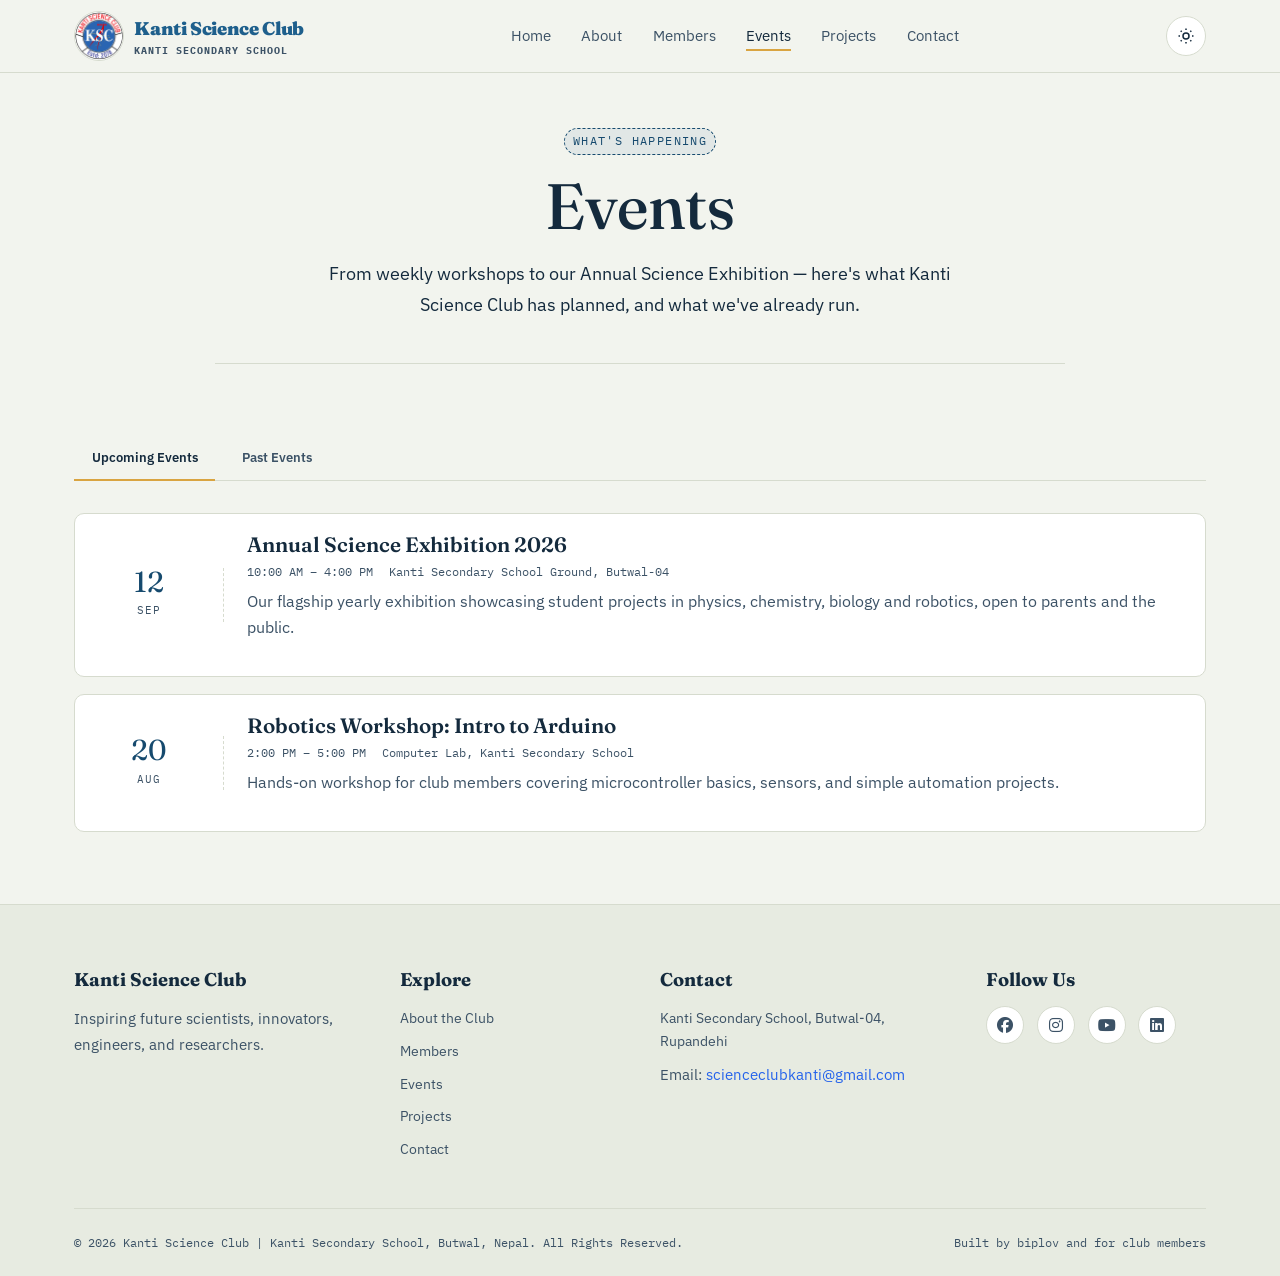
<file: events.html>
<!DOCTYPE html>
<html lang="en">
<head>
<meta charset="UTF-8">
<meta name="viewport" content="width=device-width, initial-scale=1.0">
<title>Events — Kanti Science Club</title>
<meta name="description" content="Upcoming and past events organized by Kanti Science Club, Kanti Secondary School.">
<link rel="preconnect" href="https://fonts.googleapis.com">
<link rel="preconnect" href="https://fonts.gstatic.com" crossorigin>
<link href="https://fonts.googleapis.com/css2?family=Fraunces:opsz,wght@9..144,400..600&family=IBM+Plex+Sans:wght@400;500;600;700&family=IBM+Plex+Mono:wght@400;500&display=swap" rel="stylesheet">
<link rel="stylesheet" href="assets/css/style.css">
<link rel="stylesheet" href="https://cdnjs.cloudflare.com/ajax/libs/font-awesome/6.5.0/css/all.min.css">
<link rel="icon" href="assets/images/logo.png">
</head>
<body>

<header class="site-header" id="siteHeader">
  <nav class="nav">
    <a href="index.html" class="brand">
      <img src="assets/images/logo.png" alt="Kanti Science Club logo" class="brand-mark">
      <span>Kanti Science Club<small>Kanti Secondary School</small></span>
    </a>
    <ul class="nav-links">
      <li><a href="index.html">Home</a></li>
      <li><a href="about.html">About</a></li>
      <li><a href="members.html">Members</a></li>
      <li><a href="events.html" aria-current="page">Events</a></li>
      <li><a href="projects.html">Projects</a></li>
      <li><a href="contact.html">Contact</a></li>
    </ul>
    <div class="nav-actions">
      <button class="theme-toggle" id="themeToggle" aria-label="Toggle dark mode">
        <svg class="icon-sun" viewBox="0 0 24 24" fill="none" stroke="currentColor" stroke-width="2"><circle cx="12" cy="12" r="4"/><path d="M12 2v2M12 20v2M4.9 4.9l1.4 1.4M17.7 17.7l1.4 1.4M2 12h2M20 12h2M4.9 19.1l1.4-1.4M17.7 6.3l1.4-1.4"/></svg>
        <svg class="icon-moon" viewBox="0 0 24 24" fill="none" stroke="currentColor" stroke-width="2"><path d="M21 12.8A9 9 0 1111.2 3a7 7 0 009.8 9.8z"/></svg>
      </button>
      <!-- <a href="contact.html" class="btn btn-outline btn-sm">Join the Club</a> -->
    </div>
    <button class="nav-toggle" id="navToggle" aria-label="Open menu" aria-expanded="false">
      <span></span><span></span><span></span>
    </button>
  </nav>
</header>

<main>
  <div class="page-header container">
    <span class="tag">What's happening</span>
    <h1>Events</h1>
    <p class="lead">From weekly workshops to our Annual Science Exhibition — here's what Kanti Science Club has planned, and what we've already run.</p>
  </div>

  <section>
    <div class="container">
      <div class="tabs" role="tablist">
        <button class="tab-btn active" data-target="upcomingPanel" role="tab" aria-selected="true">Upcoming Events</button>
        <button class="tab-btn" data-target="pastPanel" role="tab" aria-selected="false">Past Events</button>
      </div>

      <div class="tab-panel active" id="upcomingPanel">
        <div class="event-list" id="upcomingEventsList">
          <p class="loading-row">Loading events…</p>
        </div>
      </div>

      <div class="tab-panel" id="pastPanel">
        <div class="event-list" id="pastEventsList">
          <p class="loading-row">Loading events…</p>
        </div>
      </div>
    </div>
  </section>
</main>

<footer class="site-footer">
  <div class="container">
    <div class="footer-grid">
      <div>
        <h4>Kanti Science Club</h4>
        <p>Inspiring future scientists, innovators, engineers, and researchers.</p>
      </div>
      <div>
        <h4>Explore</h4>
        <ul>
          <li><a href="about.html">About the Club</a></li>
          <li><a href="members.html">Members</a></li>
          <li><a href="events.html">Events</a></li>
          <li><a href="projects.html">Projects</a></li>
          <li><a href="contact.html">Contact</a></li>
        </ul>
      </div>
      <div>
        <h4>Contact</h4>
        <ul>
          <li>Kanti Secondary School, Butwal-04, Rupandehi</li>
          
          <p>
              Email:
              <a href="mailto:scienceclubkanti@gmail.com">
                  scienceclubkanti@gmail.com
              </a>
          </p>

        </ul>
      </div>
      <div>
                <h3>Follow Us</h3>
                <div class="socials">
                    <a href="#"><i class="fab fa-facebook"></i></a>
                    <a href="#"><i class="fab fa-instagram"></i></a>
                    <a href="#"><i class="fab fa-youtube"></i></a>
                    <a href="#"><i class="fab fa-linkedin"></i></a>
                </div>

            </div>
    </div>
    <div class="footer-bottom">
      <span>© <span id="footerYear"></span> Kanti Science Club | Kanti Secondary School, Butwal, Nepal. All Rights Reserved.</span>
      <span>Built by <a href="https://github.com/biplovghimire" target="_blank" rel="noopener">biplov </a>and for club members</span>
    </div>
  </div>
</footer>

<script src="assets/js/main.js"></script>
<script src="assets/js/render-events.js"></script>
</body>
</html>
</file>
<file: assets/css/style.css>
/* ==========================================================================
   Kanti Science Club — Stylesheet
   Design language: "field notebook meets laboratory catalogue"
   Display: Fraunces | Body: IBM Plex Sans | Utility/labels: IBM Plex Mono
   ========================================================================== */

:root{
  --primary: #1e5f8c;
  --primary-dark: #164a6e;
  --ink:        #142A3D;
  --ink-soft:   #3C5266;
  --paper:      #F2F4EE;
  --paper-alt:  #E7EBE1;
  --surface:    #FFFFFF;
  --line:       #D6DBCE;
   --teal:       #1e5f8c;  /*#1B6E64 */
  --teal-deep:  #164a6e;   /*#124F48*/
  --amber:      #D9A441;
  --amber-deep: #B8842A;
  --danger:     #B4432E;


  --shadow: 0 1px 2px rgba(20,42,61,0.06), 0 6px 20px rgba(20,42,61,0.06);
  --radius: 4px;
  --radius-lg: 10px;

  --font-display: "Fraunces", "Georgia", serif;
  --font-body: "IBM Plex Sans", -apple-system, BlinkMacSystemFont, sans-serif;
  --font-mono: "IBM Plex Mono", ui-monospace, monospace;

  --maxw: 1180px;
  --nav-h: 72px;
}

html[data-theme="dark"]{
  --ink:        #EAEFEA;
  --ink-soft:   #A9B7BE;
  --paper:      #0B161F;
  --paper-alt:  #101E29;
  --surface:    #12212C;
  --line:       #23384630;
  --line:       #29404C;
  --teal:       #4FBDAE;
  --teal-deep:  #2E8F82;
  --amber:      #E7B85A;
  --amber-deep: #D9A441;
  --shadow: 0 1px 2px rgba(0,0,0,0.3), 0 8px 28px rgba(0,0,0,0.35);
}

*, *::before, *::after{ box-sizing: border-box; }
html{ scroll-behavior: smooth; }

body{
  margin:0;
  background: var(--paper);
  color: var(--ink);
  font-family: var(--font-body);
  font-size: 16px;
  line-height: 1.6;
  transition: background .25s ease, color .25s ease;
}

img{ max-width:100%; display:block; }
a{ color: inherit; text-decoration: none; }
ul{ margin:0; padding:0; list-style:none; }
button{ font-family: inherit; cursor:pointer; }

h1,h2,h3,h4{
  font-family: var(--font-display);
  color: var(--ink);
  line-height: 1.15;
  margin: 0 0 .5em;
  font-weight: 600;
}
h1{ font-size: clamp(2.2rem, 5vw, 3.6rem); font-weight: 500; }
h2{ font-size: clamp(1.7rem, 3.4vw, 2.4rem); }
h3{ font-size: 1.3rem; }
p{ margin: 0 0 1em; color: var(--ink-soft); }

.container{
  max-width: var(--maxw);
  margin-inline: auto;
  padding-inline: 24px;
}

/* Reduced motion */
@media (prefers-reduced-motion: reduce){
  html{ scroll-behavior:auto; }
  *{ animation-duration: .01ms !important; transition-duration: .01ms !important; }
}

/* focus visibility */
a:focus-visible, button:focus-visible, input:focus-visible, textarea:focus-visible{
  outline: 2px solid var(--teal);
  outline-offset: 3px;
}

/* --------------------------------------------------------------------------
   Eyebrow / specimen-tag label — signature device used across the site
   -------------------------------------------------------------------------- */
   .index-tag{
  display:inline-flex;
  align-items:center;
  gap:.5em;
  font-family: var(--font-mono);
  font-size: .72rem;
  letter-spacing: .12em;
  text-transform: uppercase;
  color: var(--teal-deep);
  border: 1px dashed var(--teal-deep);
  padding: .3em .7em;
  border-radius: 999px;
  background: color-mix(in srgb, var(--teal) 8%, transparent);
}
/* Tablet */
@media (max-width:768px){
    .index-tag{
        font-size:.72rem;
        padding:.28em .65em;
        letter-spacing:.1em;
    }
}

/* Mobile */
@media (max-width:480px){
    .index-tag{
        font-size:.72rem;
        padding:.25em .55em;
        gap:.35em;
        letter-spacing:.08em;
        margin-bottom: 20px;
    }
}

.tag{
  display:inline-flex;
  align-items:center;
  gap:.5em;
  font-family: var(--font-mono);
  font-size: .72rem;
  letter-spacing: .12em;
  text-transform: uppercase;
  color: var(--teal-deep);
  border: 1px dashed var(--teal-deep);
  padding: .3em .7em;
  border-radius: 999px;
  background: color-mix(in srgb, var(--teal) 8%, transparent);
}
html[data-theme="dark"] .tag{ color: var(--teal); border-color: var(--teal); }

.section-head{
  max-width: 640px;
  margin-bottom: 2.4rem;
}
.section-head .tag{ margin-bottom: .9rem; }

section{ padding: 4.5rem 0; }
.section-alt{ background: var(--paper-alt); }

/* --------------------------------------------------------------------------
   Navigation
   -------------------------------------------------------------------------- */
.site-header{
  position: sticky; top:0; z-index: 50;
  background: color-mix(in srgb, var(--paper) 88%, transparent);
  backdrop-filter: saturate(140%) blur(8px);
  border-bottom: 1px solid var(--line);
}
.nav{
  max-width: var(--maxw);
  margin-inline:auto;
  height: var(--nav-h);
  padding-inline: 24px;
  display:flex; align-items:center; justify-content:space-between;
  gap: 1rem;
}
.brand{ display:flex; align-items:center; gap:.65rem; font-family: var(--font-display); font-size: 1.15rem; color:var(--ink); }
.brand-mark{
  width: 50px; height: 50px;
  border-radius: 50%;
  object-fit: cover;
  flex: none;
  border: 1px solid var(--line);
}

.brand span{
  font-weight: 900;
  letter-spacing: -0.02em;
  color: var(--primary);
}

.brand small{ 
  display:block; 
  font-family: var(--font-mono); 
  font-size:.6rem; 
  letter-spacing:.1em; 
  color:var(--ink-soft); 
  text-transform:uppercase; }

.nav-links{ display:flex; gap: 1.9rem; align-items:center; }
.nav-links a{
  font-size:.95rem; color: var(--ink-soft); position:relative; padding: 6px 0;
}
.nav-links a:hover, .nav-links a[aria-current="page"]{ color: var(--ink); }
.nav-links a[aria-current="page"]::after{
  content:""; position:absolute; left:0; right:0; bottom:0; height:2px; background: var(--amber);
}

.nav-actions{ display:flex; align-items:center; gap: .6rem; }

.theme-toggle{
  width:40px; height:40px; border-radius:50%; border:1px solid var(--line);
  background: var(--surface); color: var(--ink);
  display:flex; align-items:center; justify-content:center;
  font-size:1rem;
}
.theme-toggle svg{ width:18px; height:18px; }
.icon-moon{ display:none; }
html[data-theme="dark"] .icon-sun{ display:none; }
html[data-theme="dark"] .icon-moon{ display:block; }

.nav-toggle{
  display:none; width:40px; height:40px; border-radius: 50%;
  border:1px solid var(--line); background: var(--surface);
  flex-direction:column; align-items:center; justify-content:center; gap:4px;
}
.nav-toggle span{ width:18px; height:2px; background: var(--ink); display:block; }

.btn{
  display:inline-flex; align-items:center; gap:.5em;
  padding: .75em 1.4em; border-radius: 999px;
  font-weight:600; font-size:.92rem;
  border: 1px solid transparent;
  transition: transform .15s ease, box-shadow .15s ease, background .15s ease;
}
.btn:hover{ transform: translateY(-1px); }
.btn-primary{ background: var(--teal); color:#fff; box-shadow: var(--shadow); }
.btn-primary:hover{ background: var(--teal-deep); }
.btn-outline{ border-color: var(--ink); color: var(--ink); }
.btn-outline:hover{ background: var(--ink); color: var(--paper); }
.btn-amber{ background: var(--amber); color: var(--ink); }
.btn-amber:hover{ background: var(--amber-deep); }
.btn-sm{ padding:.5em 1em; font-size:.82rem; }


/* =========================
   Page Header (This is common for Members, Events, Projects, Contact), Don't change this, if you don't know !
========================= */

.page-header{
    text-align:center;
    max-width:850px;
    margin:0 auto;
    padding:5rem 1rem 3rem;
}

.page-header .tag{
    display:inline-block;
    margin-bottom:1rem;
}

.page-header h1{
    font-size:clamp(2.4rem,5vw,4.2rem);
    line-height:1.1;
    margin-bottom:1rem;
}

.page-header .lead{
    max-width:700px;
    margin:0 auto;
    font-size:1.1rem;
    line-height:1.8;
    color:var(--text-light);
}

/* ========== for Tablet ========== */

@media (max-width:768px){

    .page-header{
        padding:4rem 1rem 2.5rem;
    }

    .page-header .lead{
        font-size:1rem;
        line-height:1.7;
    }

}

/* ========== for Mobile ========== */

@media (max-width:480px){

    .page-header{
        padding:3rem 1rem 2rem;
    }

    .page-header .tag{
        font-size:.75rem;
        padding:.35rem .8rem;
    }

    .page-header h1{
        font-size:2.2rem;
        margin-bottom:.8rem;
    }

    .page-header .lead{
        font-size:.95rem;
        line-height:1.6;
    }

}

/* --------------------------------------------------------------------------
   Hero (index)
   -------------------------------------------------------------------------- */
.hero{
  position:relative; overflow:hidden;
  padding: 5rem 0 4rem;
  border-bottom: 1px solid var(--line);
}
.hero-grid{
  display:grid; grid-template-columns: 1.1fr .9fr; gap: 3rem; align-items:center;
}
.hero-copy .tag{ margin-bottom: 1.2rem; }
.hero-copy p.lead{ font-size:1.1rem; max-width: 46ch; }
.hero-actions{ display:flex; gap:.9rem; margin-top: 1.8rem; flex-wrap:wrap; }

.hero-figure{ position:relative; aspect-ratio: 1/1; }
.orbit-svg{ width:100%; height:100%; }
.orbit-svg circle.node{ fill: var(--amber); }
.orbit-svg circle.node.alt{ fill: var(--teal); }
.orbit-svg .ring{ fill:none; stroke: var(--line); stroke-width:1; }
.orbit-svg .path{ fill:none; stroke: var(--teal); stroke-width:1.4; stroke-dasharray: 4 6; opacity:.6; }

.stat-strip{
  display:grid; grid-template-columns: repeat(4,1fr);
  border-top:1px solid var(--line); border-bottom:1px solid var(--line);
  margin-top: 3.5rem;
}
.stat{ padding: 1.6rem 1rem; text-align:center; border-left:1px solid var(--line); }
.stat:first-child{ border-left:none; }
.stat b{ display:block; font-family: var(--font-display); font-size:2rem; color:var(--teal-deep); }
html[data-theme="dark"] .stat b{ color: var(--teal); }
.stat span{ font-family: var(--font-mono); font-size:.72rem; letter-spacing:.08em; text-transform:uppercase; color: var(--ink-soft); }

/* --------------------------------------------------------------------------
   Cards: features / activities
   -------------------------------------------------------------------------- */
.grid{ display:grid; gap: 1.6rem; }
.grid-3{ grid-template-columns: repeat(3, 1fr); }
.grid-2{ grid-template-columns: repeat(2, 1fr); }
.grid-4{ grid-template-columns: repeat(4, 1fr); }

.card{
  background: var(--surface);
  border:1px solid var(--line);
  border-radius: var(--radius-lg);
  padding: 1.7rem;
}
.card .tag{ margin-bottom: .9rem; }

.feature-card .num{
  font-family: var(--font-mono); color: var(--ink-soft); font-size:.8rem; letter-spacing:.1em;
}


/* ===== STATS ===== */
.stats {
  background: var(--primary);
  padding: 60px 0;
}

.stats-grid {
  display: grid;
  grid-template-columns: repeat(4, 1fr);
  gap: 30px;
  text-align: center;
}

.stat-card i {
  font-size: 30px;
  color: var(--accent);
  margin-bottom: 12px;
}

.stat-card h2 {
  font-size: 38px;
  color: var(--white);
  font-weight: 700;
}

.stat-card p {
  color: #c9dae4;
  font-size: 14px;
  margin-top: 6px;
}


/* ===== ABOUT ===== (index) */
.about-grid {
  display: grid;
  grid-template-columns: 1fr 1fr;
  gap: 60px;
  align-items: center;
}

.about-image img {
  border-radius: var(--radius);
  box-shadow: var(--shadow);
}

.about-content h2 {
  font-size: 30px;
  font-weight: 700;
  margin-bottom: 18px;
  color: var(--dark);
}

.about-content p {
  color: var(--gray);
  margin-bottom: 16px;
  font-size: 15px;
}

.about-content .btn {
    display: inline-block;
    margin-top: 15px;
    padding: 12px 28px;
    background: var(--teal);
    color: rgb(213, 218, 215);
    font-size: 15px;
    font-weight: 600;
    border-radius: 30px;
    text-decoration: none;
    transition: 0.3s ease;
}
.about-content .btn:hover {
    transform: translateY(-3px);
    box-shadow: 0 8px 20px rgba(0,0,0,0.15);
}


/* ===== RESPONSIVE ===== */

@media(max-width: 900px){
    .about-grid {
        grid-template-columns: 1fr;
        gap: 35px;
    }
    .about-image {
        order: -1;
    }
    .about-content h2 {
        font-size: 26px;
    }
}

/* ===== PRESIDENT ===== */
.president{
    background:var(--light-bg);
    padding:5rem 0;
}

.president-grid{
    display:grid;
    grid-template-columns:.8fr 1.2fr;
    gap:4rem;
    align-items:center;
}

.president-grid img{
    width:100%;
    display:block;
    border-radius:var(--radius);
    box-shadow:var(--shadow);
    object-fit:cover;
}

.president-grid h2{
    font-size:clamp(2rem,4vw,2.8rem);
    margin-bottom:1.2rem;
    color:var(--dark);
}

.president-grid p{
    color:var(--gray);
    margin-bottom:1rem;
    font-size:1rem;
    line-height:1.8;
}

.president-grid h4{
    margin-top:1.5rem;
    color:var(--primary);
    font-size:1rem;
    font-weight:600;
}

/* ================= TABLET ================= */

@media (max-width:992px){

    .president-grid{
        grid-template-columns:1fr;
        gap:2.5rem;
        text-align:center;
    }

    .president-grid img{
        max-width:450px;
        margin:0 auto;
    }

}

/* ================= MOBILE ================= */

@media (max-width:576px){

    .president{
        padding:3rem 0;
    }

    .president-grid{
        gap:2rem;
    }

    .president-grid img{
        max-width:100%;
        border-radius:14px;
    }

    .president-grid h2{
        font-size:1.8rem;
        margin-bottom:1rem;
    }

    .president-grid p{
        font-size:.95rem;
        line-height:1.7;
    }

    .president-grid h4{
        font-size:.95rem;
    }

}


/* --------------------------------------------------------------------------
   About page — timeline, values, objectives
   -------------------------------------------------------------------------- */
/* =========================
   About Hero
========================= */

.about-intro{
    padding:5rem 1rem;
}

.about-hero{
    display:grid;
    grid-template-columns:1fr 1fr;
    gap:4rem;
    align-items:center;
    margin-top:2rem;
}

.about-hero-media img{
    width:100%;
    display:block;
    border-radius:18px;
    object-fit:cover;
    box-shadow:0 15px 35px rgba(0,0,0,.12);
}

.about-hero-copy h1{
    font-size:3rem;
    margin-bottom:1.2rem;
}

.about-hero-copy p{
    margin-bottom:1rem;
    font-size:1.05rem;
    line-height:1.8;
    color:var(--text-light);
}

/* ========== Tablet ========== */

@media (max-width:992px){

    .about-hero{
        grid-template-columns:1fr;
        gap:2.5rem;
    }

    .about-hero-media{
        order:-1;
    }

    .about-hero-copy{
        text-align:center;
    }

    .about-hero-copy p{
        max-width:700px;
        margin:0 auto 1rem;
    }

}

/* ========== Mobile ========== */

@media (max-width:576px){

    .about-intro{
        padding:3rem 1rem;
    }

    .about-hero{
        gap:2rem;
        margin-top:1.5rem;
    }

    .about-hero-media img{
        border-radius:14px;
    }

    .about-hero-copy h1{
        font-size:2rem;
        margin-bottom:1rem;
    }

    .about-hero-copy p{
        font-size:.95rem;
        line-height:1.7;
    }

    .about-intro .tag{
        font-size:.75rem;
        padding:.35rem .8rem;
    }

}

.about-hero-media img{
  width: 100%;
  height: auto;
  aspect-ratio: 3/2;
  object-fit: cover;
  border-radius: var(--radius-lg);
  border: 1px solid var(--line);
}

.about-media{
  display:grid; grid-template-columns: repeat(3,1fr); gap: .9rem; margin-top: 2rem;
}
.about-media img{ border-radius: var(--radius); aspect-ratio: 4/3; object-fit:cover; border:1px solid var(--line); }

.timeline{ position:relative; margin-top:2rem; padding-left: 2.2rem; border-left: 1px dashed var(--line); }
.timeline-item{ position:relative; padding-bottom: 2.2rem; }
.timeline-item:last-child{ padding-bottom:0; }
.timeline-item::before{
  content:""; position:absolute; left:-2.31rem; top:.35rem; width:10px; height:10px; border-radius:50%;
  background: var(--amber); border:2px solid var(--paper); box-shadow: 0 0 0 1px var(--amber);
}
.timeline-item .yr{ font-family: var(--font-mono); font-size:.75rem; letter-spacing:.1em; color: var(--teal-deep); }
html[data-theme="dark"] .timeline-item .yr{ color: var(--teal); }

.values-grid .card{ position:relative; }
.values-grid .card::before{
  content: attr(data-index);
  position:absolute; top:1rem; right:1.2rem;
  font-family: var(--font-mono); font-size:.75rem; color: var(--ink-soft); opacity:.6;
}


/* ==========================================================
   TESTIMONIALS
========================================================== */

.testimonials-section{
    background: var(--paper-alt);
}

.testimonials-section .section-head{
    max-width: 700px;
    text-align: left;
    margin-bottom: 3rem;
}

.testimonial-wrapper{
    position: relative;
    margin-top: 50px;
}

.testimonial-container{
    overflow: hidden;
    border-radius: var(--radius-lg);
}

.testimonial-slider{
    display: flex;
    transition: transform .6s ease;
}

.testimonial-slide{
    min-width: 100%;
    display: grid;
    grid-template-columns: repeat(2, minmax(0, 460px));
    justify-content: center;
    gap: 24px;
    padding: 3px;
}

.testimonial-card{
    position: relative;
    max-height: 450px;
    width: 100%;
    background: var(--surface);
    border: 1px solid var(--line);
    border-radius: var(--radius-lg);
    padding: 35px;
    box-shadow: var(--shadow);
    transition: .35s;
}

.testimonial-card:hover{
    transform: translateY(-8px);
    box-shadow:
        0 18px 40px rgba(0,0,0,.12);
}

.quote{
    font-size: 5rem;
    line-height: 1;
    color: var(--amber);
    margin-bottom: -15px;
    font-family: Georgia, serif;
}

.testimonial-card p{
    margin: 12px 0 28px;
    line-height: 1.65;
    font-size: .98rem;
    line-height: 1.8;
}

.testimonial-person{
    border-top: 1px solid var(--line);
    padding-top: 18px;
    margin-left: auto;
    width: fit-content;
    text-align: right;
}

.testimonial-person h4{
    margin: 0;
    font-size: 1.05rem;
}

.testimonial-person span{
    font-size: .9rem;
    color: var(--ink-soft);
}

/* ================= Buttons ================= */

.testimonial-btn{
    position: absolute;
    top: 50%;
    transform: translateY(-50%);
    width: 54px;
    height: 54px;
    border-radius: 50%;
    border: 1px solid var(--line);
    /* background: rgba(255,255,255,.9); */
    background:var(--surface);
    backdrop-filter: blur(10px);
    color: var(--ink);
    font-size: 22px;
    display: flex;
    align-items: center;
    justify-content: center;
    box-shadow: var(--shadow);
    z-index: 45;
    transition: .3s;
}

html[data-theme="dark"] .testimonial-btn{
    background: rgba(20,30,40,.9);
}

.testimonial-btn:hover{
    background: var(--teal);
    color: white;
    transform: translateY(-50%) scale(1.08);
}

/* arrow position  */
.prev{
    left: var(--font-mono);
}

.next{
    right: -0px;
}

/* ================= Dots ================= */

.testimonial-dots{
    display: flex;
    justify-content: center;
    gap: 12px;
    margin-top: 40px;
}

.dot{
    width: 12px;
    height: 12px;
    border-radius: 50%;
    background: #c9c9c9;
    cursor: pointer;
    transition: .3s;
}

.dot.active{
    width: 34px;
    border-radius: 30px;
    background: var(--teal);
}

/* ================= Animation ================= */

.testimonial-card{
    animation: fadeUp .6s ease;
}

@keyframes fadeUp{
    from{
        opacity:0;
        transform: translateY(30px);
    }
    to{
        opacity:1;
        transform: translateY(0);
    }
}

/* ================= Responsive ================= */

@media (max-width:900px){

    .testimonial-slide{
        grid-template-columns:1fr;
    }

    .testimonial-card{
        padding:30px;
    }
}
@media (max-width:600px){
    .testimonial-btn{
        width:46px;
        height:46px;
        font-size:18px;
    }
    .prev{
        left:5px;
    }
    .next{
        right:5px;
    }
    .testimonial-card{
        padding:25px;
    }
    .quote{
        font-size:4rem;
    }
}

/* --------------------------------------------------------------------------
   Members — specimen tag cards (signature element)
   -------------------------------------------------------------------------- */

.member-tier{ margin-bottom: 3.2rem; }
.member-tier-head{ display:flex; align-items:baseline; gap:1rem; margin-bottom:1.6rem; flex-wrap:wrap; }
.member-tier-head h2{ margin:0; }
.member-tier-head .tag{ margin:0; }

.member-grid{ display:grid; grid-template-columns: repeat(4, 1fr); gap: 1.4rem; }

.specimen-card{
  background: var(--surface);
  border: 1px solid var(--line);
  border-radius: var(--radius);
  overflow:hidden;
  position:relative;
}
.specimen-card .photo-wrap{
  aspect-ratio: 1/1; overflow:hidden; border-bottom:1px dashed var(--line); background: var(--paper-alt);
  position:relative;
}
.specimen-card .photo-wrap img{ width:100%; height:100%; object-fit:cover; }
.specimen-id{
  position:absolute; top:.6rem; left:.6rem;
  font-family: var(--font-mono); font-size:.62rem; letter-spacing:.05em;
  background: color-mix(in srgb, var(--ink) 78%, transparent);
  color:#fff; padding:.2em .5em; border-radius:3px;
}
.specimen-body{ padding: 1rem 1.1rem 1.2rem; }
.specimen-body h3{ font-size: 1.05rem; margin-bottom:.15rem; }
.specimen-position{ font-family: var(--font-mono); font-size:.72rem; letter-spacing:.06em; text-transform:uppercase; color: var(--teal-deep); }
html[data-theme="dark"] .specimen-position{ color: var(--teal); }

.specimen-contact{ 
  margin-top:.8rem; 
  display:flex; 
  flex-direction: column;
  align-items:flex-start; 
  justify-content:space-between; 
  gap:.5rem; }

  /* phone and email control both  */
.specimen-phone,
.specimen-email{
    display:flex;
    align-items:center;
    gap:10px;
    font-size:.90rem;
    color:var(--text-light);
}

.specimen-phone i,
.specimen-email i{
    width:18px;
    flex-shrink:0;
    color:var(--primary);
}

/* Tablet */
@media (max-width:768px){
    .specimen-phone,
    .specimen-email{
        font-size:.9rem;
        gap:8px;
    }
}

/* Mobile */
@media (max-width:480px){
    .specimen-phone,
    .specimen-email{
        font-size:.60rem;
        gap:6px;
        line-height:1.5;
    }

    .specimen-phone i,
    .specimen-email i{
        font-size:.9rem;
    }
}

.specimen-socials{ display:flex; gap:.5rem; }
.specimen-socials a{
  width:28px; height:28px; border-radius:50%; border:1px solid var(--line);
  display:flex; align-items:center; justify-content:center; font-size:.75rem; color: var(--ink-soft);
  transition: .25s; text-decoration: none;
}
.specimen-socials a:hover{ 
  border-color: var(--primary); 
  color: var(--primary); }
.specimen-note{ margin-top:.6rem; font-size:.85rem; color: var(--ink-soft); }

.alumni-card .photo-wrap{ aspect-ratio: 1/1; }
.alumni-card .specimen-body{ border-top: 2px solid var(--amber); }

.loading-row, .empty-row{
  font-family: var(--font-mono); font-size:.85rem; color: var(--ink-soft);
  padding: 1.2rem 0;
}

/* --------------------------------------------------------------------------
   Events
   -------------------------------------------------------------------------- */
.tabs{ display:flex; gap:.6rem; margin-bottom: 2rem; border-bottom:1px solid var(--line); }
.tab-btn{
  background:none; border:none; padding: .8rem 1.1rem; font-weight:600; color: var(--ink-soft);
  border-bottom: 2px solid transparent; margin-bottom:-1px;
}
.tab-btn.active{ color: var(--ink); border-color: var(--amber); }
.tab-panel{ display:none; }
.tab-panel.active{ display:block; }

.event-list{ display:flex; flex-direction:column; gap: 1.1rem; }
.event-card{
  display:grid; grid-template-columns: 130px 1fr; gap: 1.4rem;
  background: var(--surface); border:1px solid var(--line); border-radius: var(--radius-lg);
  padding: 1.2rem; align-items:center;
}
.event-date{
  text-align:center; font-family: var(--font-mono);
  border-right: 1px dashed var(--line); padding-right: 1.2rem;
}
.event-date .d{ font-size:1.8rem; font-family: var(--font-display); color: var(--teal-deep); display:block; line-height:1; }
html[data-theme="dark"] .event-date .d{ color: var(--teal); }
.event-date .m{ font-size:.7rem; letter-spacing:.1em; text-transform:uppercase; color: var(--ink-soft); }
.event-body h3{ margin-bottom:.3rem; }
.event-meta{ font-family: var(--font-mono); font-size:.75rem; color: var(--ink-soft); margin-bottom:.5rem; display:flex; gap:1rem; flex-wrap:wrap; }
.event-card.past{ opacity:.85; }
.event-card.past .event-date .d{ color: var(--ink-soft); }

/* --------------------------------------------------------------------------
   Projects — yearwise exhibition
   -------------------------------------------------------------------------- */
.year-block{ margin-bottom: 3.2rem; }ext install anthropic.claude-code
.year-heading{ display:flex; align-items:center; gap:1rem; margin-bottom: 1.6rem; }
.year-heading h2{ margin:0; font-size: 2rem; color: var(--teal-deep); }
html[data-theme="dark"] .year-heading h2{ color: var(--teal); }
.year-heading .rule{ flex:1; height:1px; background: var(--line); }

.project-grid{ display:grid; grid-template-columns: repeat(3, 1fr); gap: 1.5rem; }
.project-card{
  background: var(--surface); border:1px solid var(--line); border-radius: var(--radius-lg); overflow:hidden;
  display:flex; flex-direction:column;
}
.project-media{ aspect-ratio: 16/10; background: var(--paper-alt); position:relative; border-bottom:1px dashed var(--line); }
.project-media img{ width:100%; height:100%; object-fit:cover; }
.project-media .play-badge{
  position:absolute; inset:0; display:flex; align-items:center; justify-content:center;
  background: rgba(10,20,28,0.15); opacity:0; transition:opacity .2s ease;
}
.project-media:hover .play-badge{ opacity:1; }
.play-badge span{
  width:52px; height:52px; border-radius:50%; background: rgba(255,255,255,.9); color: var(--ink);
  display:flex; align-items:center; justify-content:center; font-size:1.1rem;
}
.project-id{
  position:absolute; top:.6rem; right:.6rem;
  font-family: var(--font-mono); font-size:.62rem;
  background: color-mix(in srgb, var(--ink) 78%, transparent); color:#fff; padding:.2em .5em; border-radius:3px;
}
.project-info{ padding: 1.2rem 1.3rem 1.4rem; display:flex; flex-direction:column; flex:1; }
.project-info h3{ margin-bottom:.4rem; }
.project-members{ font-family: var(--font-mono); font-size:.72rem; color: var(--ink-soft); letter-spacing:.02em; margin-bottom:.7rem; }
.project-info p{ font-size:.92rem; flex:1; }
.project-links{ display:flex; gap:.6rem; margin-top:.8rem; }

/* --------------------------------------------------------------------------
   Contact
   -------------------------------------------------------------------------- */
.contact-grid{ display:grid; grid-template-columns: 1fr 1fr; gap: 3rem; }
.contact-info-list{ display:flex; flex-direction:column; gap: 1.4rem; margin-top: 1.6rem; }
.contact-info-item{ display:flex; gap:1rem; align-items:flex-start; }
.contact-icon{
  width:42px; height:42px; border-radius:50%; background: var(--paper-alt); border:1px solid var(--line);
  display:flex; align-items:center; justify-content:center; flex:none; color: var(--teal-deep);
}
html[data-theme="dark"] .contact-icon{ color: var(--teal); }
.contact-info-item h4{ margin:0 0 .2rem; font-size:1rem; font-family: var(--font-body); font-weight:600; }
.contact-info-item p{ margin:0; font-size:.92rem; }


.form-field{ margin-bottom: 1.2rem; }
.form-field label{ display:block; font-size:.85rem; font-weight:600; margin-bottom:.4rem; }
.form-field input, .form-field textarea{
  width:100%; padding: .75em .9em; border-radius: var(--radius); border: 1px solid var(--line);
  background: var(--surface); color: var(--ink); font-family: var(--font-body); font-size:.95rem;
}
.form-field textarea{ min-height: 130px; resize: vertical; }
.form-note{ font-size:.8rem; color: var(--ink-soft); margin-top: 1rem; }

.map-embed{ border-radius: var(--radius-lg); overflow:hidden; border:1px solid var(--line); aspect-ratio: 4/3; }
.map-embed iframe{ width:100%; height:100%; border:0; }




/* --------------------------------------------------------------------------
   CTA band + footer
   -------------------------------------------------------------------------- */
   
.cta-band{
  background: var(--teal-deep); color:#fff; border-radius: var(--radius-lg);
  padding: 3rem; text-align:center; margin-top: 1rem;
}
.cta-band h2, .cta-band p{ color:#fff; }
.cta-band p{ opacity:.85; }
.cta-band .btn-primary{ background:#fff; color: var(--teal-deep); }
.cta-band .btn-primary:hover{ background: var(--amber); color: var(--ink); }
/* 
.site-footer{
  border-top: 1px solid var(--line); padding: 3rem 0 2rem; margin-top: 2rem;
  background: var(--paper-alt);
}
.footer-grid{ display:grid; grid-template-columns: 1.4fr 1fr 1fr; gap: 2rem; margin-bottom: 2rem; }
.footer-grid h4{ font-family: var(--font-body); font-size:.85rem; letter-spacing:.06em; text-transform:uppercase; color: var(--ink-soft); margin-bottom: 1rem; }
.footer-grid ul li{ margin-bottom: .6rem; }
.footer-grid ul a:hover{ color: var(--teal-deep); }
.footer-bottom{
  display:flex; justify-content:space-between; align-items:center; padding-top: 1.6rem; border-top:1px solid var(--line);
  font-size:.82rem; color: var(--ink-soft); flex-wrap:wrap; gap:.8rem;
} */

/* ==========================================================================
   Footer
   ========================================================================== */

.site-footer{
    background: var(--paper-alt);
    border-top: 1px solid var(--line);
    padding: 4rem 0 1.5rem;
}


.footer-grid{

    display:grid;
    grid-template-columns: 1.3fr 1fr 1.3fr 1fr;
    gap: 2.5rem;

}


/* Footer headings */

.site-footer h4,
.site-footer h3{

    font-family: var(--font-display);
    font-size: 1.15rem;
    font-weight: 700;
    margin-bottom: 1rem;
    color: var(--ink);

}


/* Description */

.site-footer p{

    color: var(--ink-soft);
    font-size: .95rem;
    line-height: 1.7;

}



/* Footer links */

.site-footer ul{

    display:flex;
    flex-direction:column;
    gap:.6rem;

}


.site-footer ul li{

    color: var(--ink-soft);
    font-size:.9rem;

}


.site-footer ul li a{

    color: var(--ink-soft);
    transition:.25s ease;

}


.site-footer ul li a:hover{

    color: var(--teal);
    padding-left:5px;

}

/* Explore links */

.site-footer .explore-links ul li a{

    color:#2563eb;
    transition:.25s ease;

}

.site-footer .explore-links ul li a:hover{

    color:#1d4ed8;
    padding-left:5px;

}

/* Email link */

.site-footer a[href^="mailto:"]{

    color:#2563eb;

}

.site-footer a[href^="mailto:"]:hover{

    color:#1d4ed8;
    text-decoration:underline;

}



/* Contact */

.site-footer .contact p{

    margin-top:.5rem;

}



/* Social Icons */

.socials{

    display:flex;
    gap:.8rem;

}


.socials a{

    width:38px;
    height:38px;

    border-radius:50%;

    border:1px solid var(--line);

    display:flex;
    align-items:center;
    justify-content:center;

    color: var(--ink-soft);

    background: var(--surface);

    transition:.3s ease;

}


.socials a:hover{

    background: var(--teal);
    color:white;

    transform:translateY(-4px);

    border-color:var(--teal);

}



/* Footer Bottom */

.footer-bottom{

    margin-top:3rem;

    padding-top:1.5rem;

    border-top:1px solid var(--line);

    display:flex;

    justify-content:space-between;

    align-items:center;

    gap:1rem;

    font-family:var(--font-mono);

    font-size:.75rem;

    color:var(--ink-soft);

}



/* Dark mode adjustment */

html[data-theme="dark"] .site-footer{

    background:var(--paper-alt);

}


/* ==========================================================================
   Responsive Footer
   ========================================================================== */


@media(max-width:980px){

    .footer-grid{

        grid-template-columns:repeat(2,1fr);

    }

}



@media(max-width:720px){

    .footer-grid{

        grid-template-columns:1fr;

        gap:2rem;

    }


    .footer-bottom{

        flex-direction:column;

        align-items:flex-start;

    }

}

/* --------------------------------------------------------------------------
   Page header (non-home pages)
   -------------------------------------------------------------------------- */
.page-header{ padding: 3.4rem 0 2.6rem; border-bottom: 1px solid var(--line); }
.page-header .tag{ margin-bottom: 1rem; }
.page-header p.lead{ max-width: 60ch; }

/* --------------------------------------------------------------------------
   Responsive
   -------------------------------------------------------------------------- */
@media (max-width: 980px){
  .grid-4{ grid-template-columns: repeat(2,1fr); }
  .grid-3{ grid-template-columns: repeat(2,1fr); }
  .member-grid{ grid-template-columns: repeat(3, 1fr); }
  .project-grid{ grid-template-columns: repeat(2, 1fr); }
  .hero-grid{ grid-template-columns: 1fr; }
  .hero-figure{ max-width: 380px; margin-inline:auto; }
  .contact-grid{ grid-template-columns: 1fr; }
  .footer-grid{ grid-template-columns: 1fr 1fr; }
}

@media (max-width: 720px){
  .nav-links, .nav-actions .btn-outline{ display:none; }
  .nav-toggle{ display:flex; }
  .site-header.menu-open .nav-links{
    display:flex; flex-direction:column; position:absolute; top: var(--nav-h); left:0; right:0;
    background: var(--paper); border-bottom:1px solid var(--line); padding: 1.2rem 24px; gap: 1rem;
  }
  .grid-3, .grid-4, .grid-2{ grid-template-columns: 1fr; }
  .member-grid{ grid-template-columns: repeat(2, 1fr); }
  .project-grid{ grid-template-columns: 1fr; }
  .about-media{ grid-template-columns: 1fr 1fr; }
  .stat-strip{ grid-template-columns: repeat(2,1fr); }
  .stat:nth-child(3){ border-left:none; }
  .event-card{ grid-template-columns: 1fr; }
  .event-date{ border-right:none; border-bottom:1px dashed var(--line); padding-right:0; padding-bottom:.8rem; text-align:left; display:flex; gap:.5rem; align-items:baseline; }
  .footer-grid{ grid-template-columns: 1fr; }
  .cta-band{ padding: 2.2rem 1.4rem; }
}

@media (max-width: 480px){
  .member-grid{ grid-template-columns: 1fr 1fr; }
  section{ padding: 3.2rem 0; }
}
</file>
